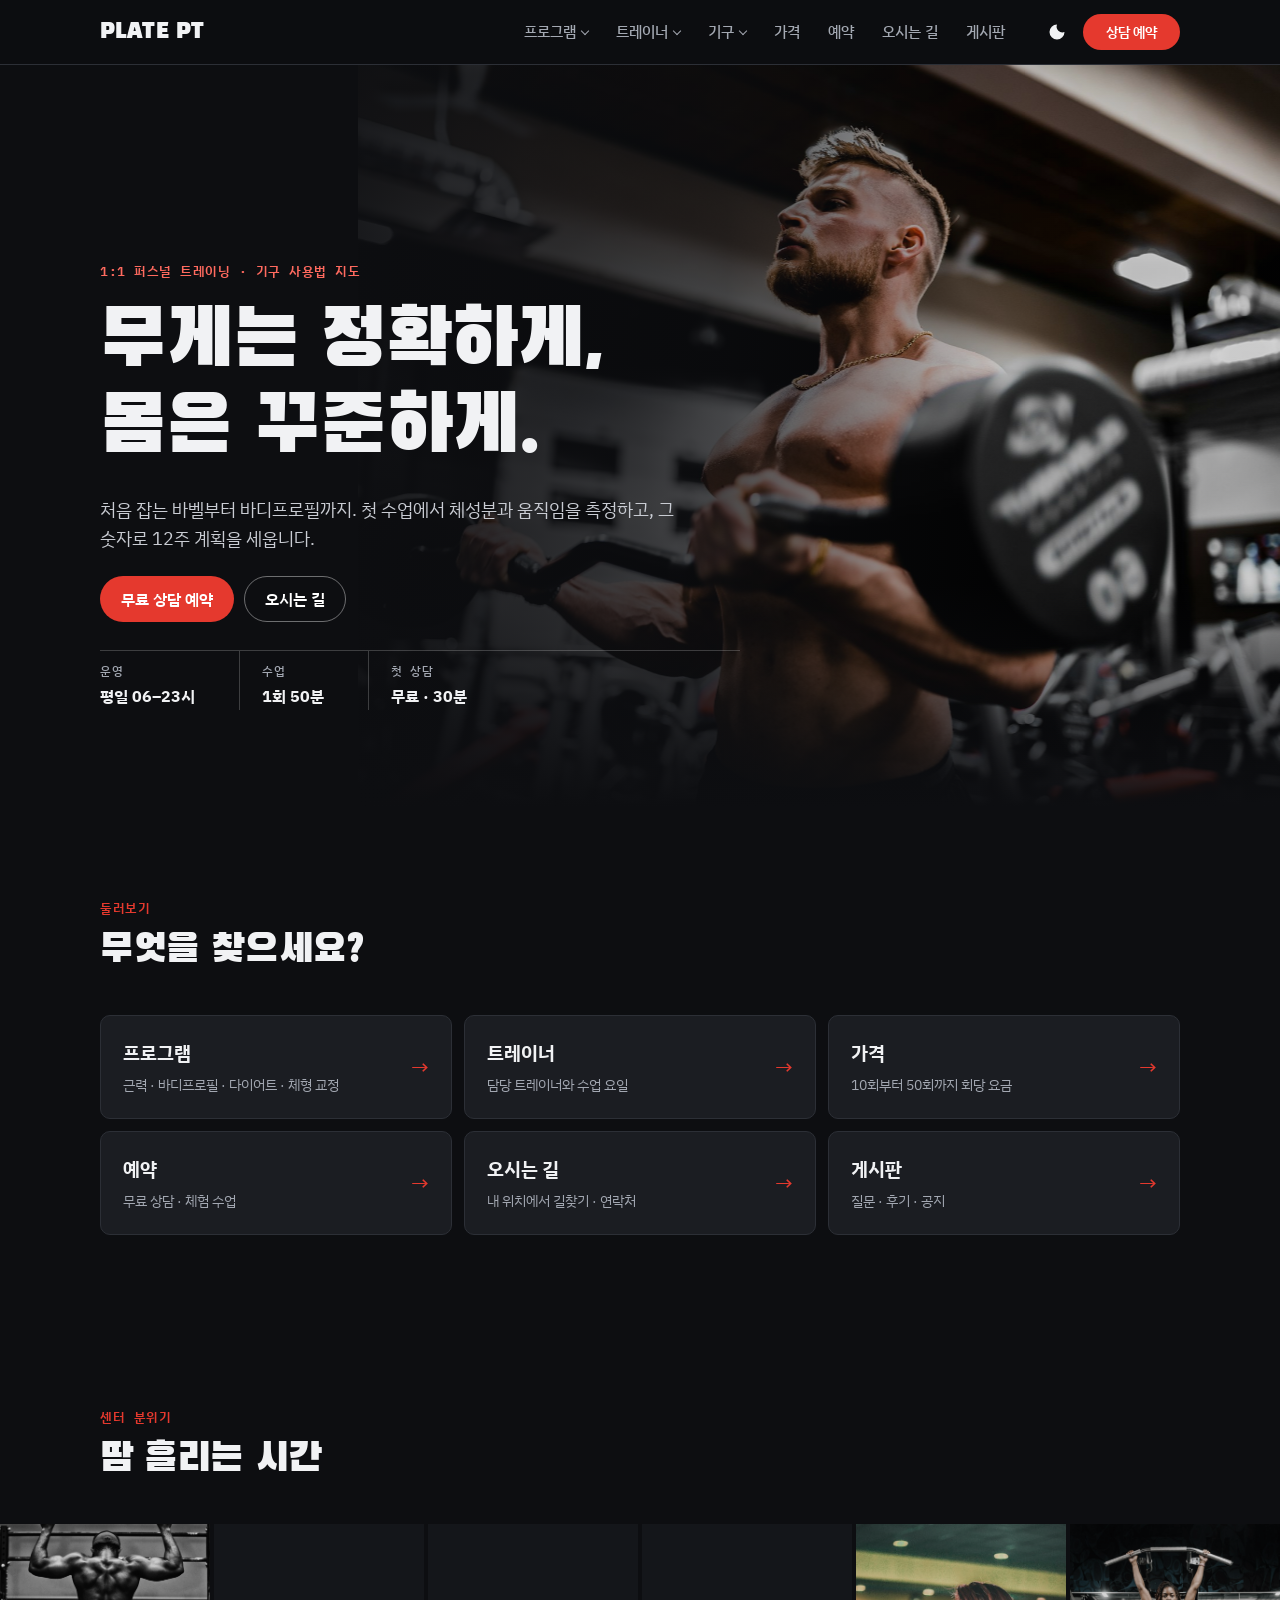
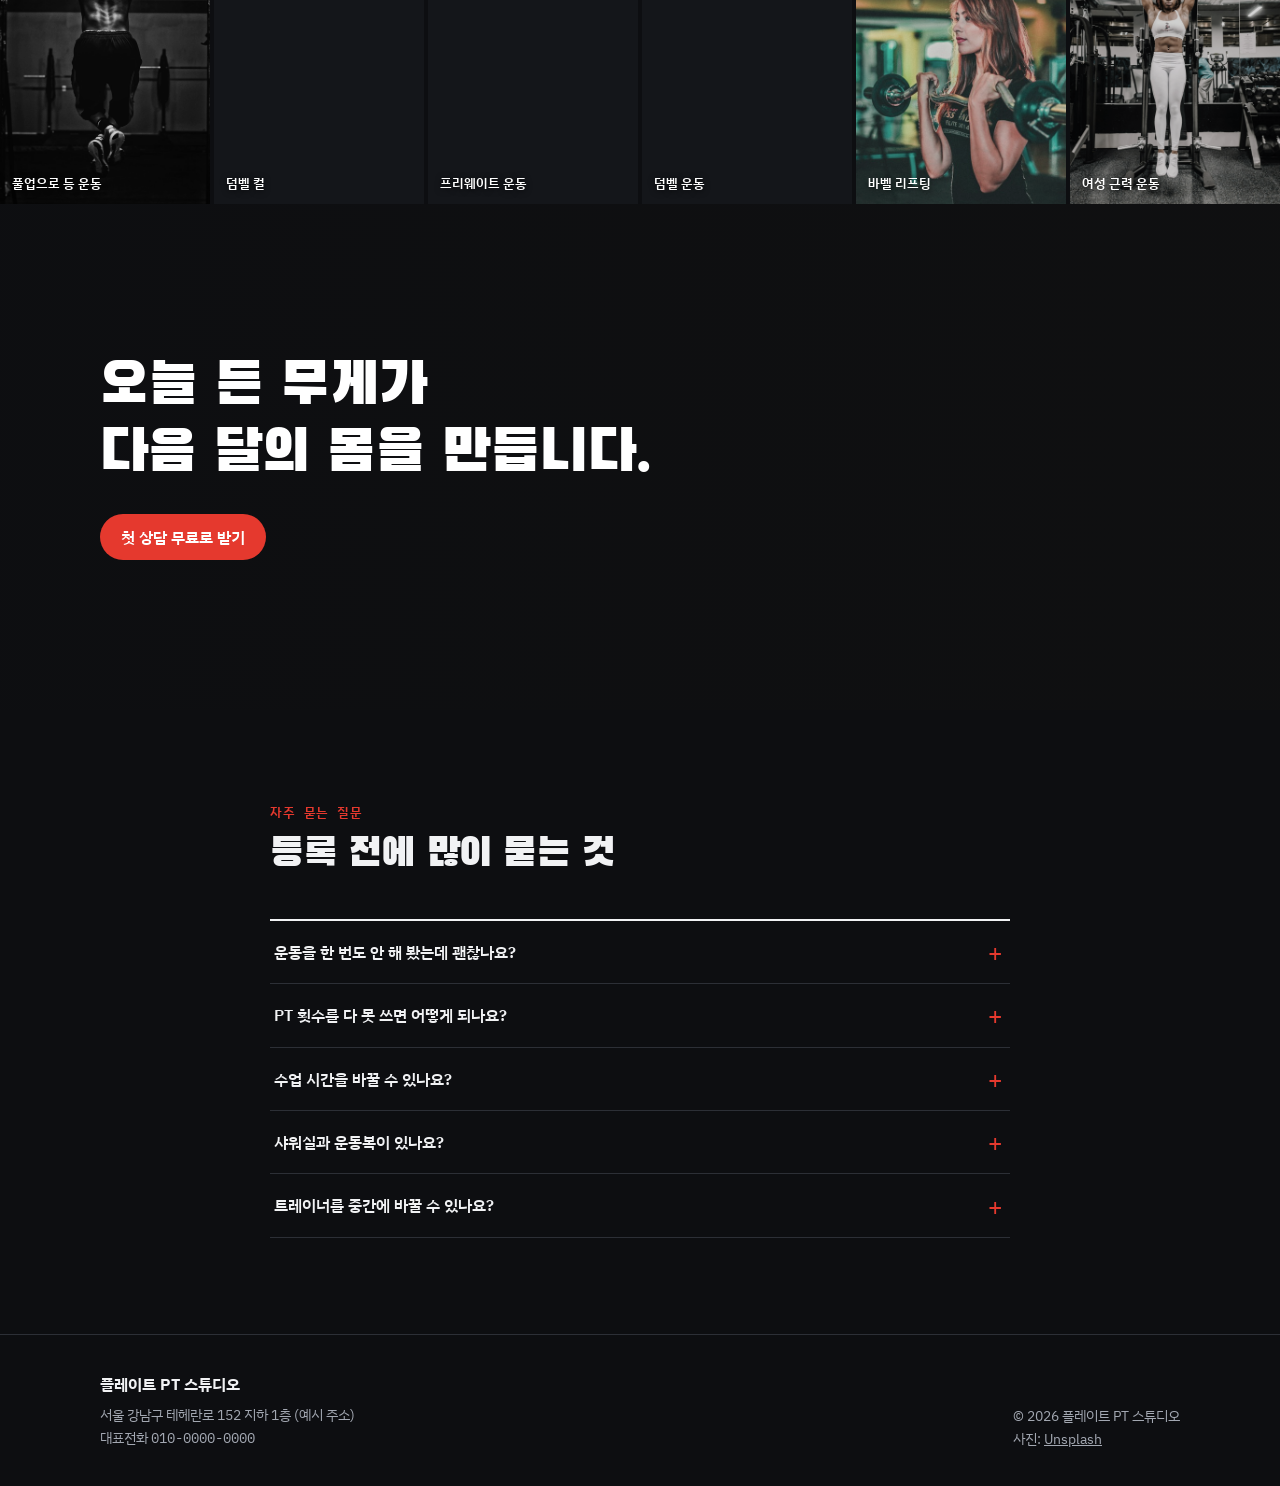
<file: index.html>
<!doctype html>
<html lang="ko">
<head>
  <meta charset="utf-8">
  <meta name="viewport" content="width=device-width, initial-scale=1, viewport-fit=cover">
  <title>10월 26일 중간고사 프로젝트</title>
  <meta name="description" content="1:1 퍼스널 트레이닝, 기구 사용법 지도, 체형 교정과 근력 프로그램. 상담 예약과 오시는 길 안내.">

  <!-- 파비콘 -->
  <link rel="icon" type="image/svg+xml" href="favicon.svg">
  <link rel="apple-touch-icon" href="favicon.svg">

  <!-- 글꼴 -->
  <link rel="preconnect" href="https://fonts.googleapis.com">
  <link rel="preconnect" href="https://fonts.gstatic.com" crossorigin>
  <link rel="stylesheet" href="https://fonts.googleapis.com/css2?family=Black+Han+Sans&family=IBM+Plex+Mono:wght@500;600&family=IBM+Plex+Sans+KR:wght@400;500;600;700&display=swap">

  <!-- 사이트 스타일 -->
  <link rel="stylesheet" href="css/style.css">
</head>
<body>
  <a class="skip" href="#main">본문으로 건너뛰기</a>

  <!-- ===== 머리글 ===== -->
  <header class="topbar" id="top">
    <div class="wrap topbar__in">
      <a class="logo" href="index.html" aria-label="처음 화면으로">
        
        <span class="logo__name" data-site="short">PLATE PT</span>
      </a>
      <nav class="nav" id="nav" aria-label="주 메뉴">
        <a href="programs.html">프로그램</a>
        <a href="trainers.html">트레이너</a>
        <a href="equipment.html">기구</a>
        <a href="pricing.html">가격</a>
        <a href="booking.html">예약</a>
        <a href="location.html">오시는 길</a>
        <a href="board.html">게시판</a>
      </nav>
      <div class="topbar__tools">
        <button class="icon-btn" id="themeBtn" type="button" aria-label="화면 밝기 바꾸기">
          <svg viewBox="0 0 24 24" width="20" height="20" aria-hidden="true"><path fill="currentColor" d="M12 3a9 9 0 1 0 9 9 7 7 0 0 1-9-9Z"/></svg>
        </button>
        <a class="btn btn--accent btn--sm hide-sm" href="booking.html" data-hover="24시간 상담" data-hover-photo="random">상담 예약</a>
        <button class="icon-btn menu-btn" id="menuBtn" type="button" aria-label="메뉴 열기" aria-expanded="false" aria-controls="nav">
          <svg viewBox="0 0 24 24" width="22" height="22" aria-hidden="true"><path fill="currentColor" d="M3 6h18v2H3zm0 5h18v2H3zm0 5h18v2H3z"/></svg>
        </button>
      </div>
    </div>
  </header>

  <main id="main">
    <!-- ===== 첫 화면 ===== -->
    <section class="hero" id="hero">
      <div class="hero__photo" id="heroPhoto" role="img" aria-label="체육관에서 바벨 컬을 하는 근육질 남성"></div>
      <div class="wrap hero__in">
        <div class="hero__copy">
          <p class="eyebrow">1:1 퍼스널 트레이닝 · 기구 사용법 지도</p>
          <h1 class="hero__title">무게는 정확하게,<br>몸은 꾸준하게.</h1>
          <p class="hero__lead">처음 잡는 바벨부터 바디프로필까지. 첫 수업에서 체성분과 움직임을 측정하고, 그 숫자로 12주 계획을 세웁니다.</p>
          <div class="hero__cta">
            <a class="btn btn--accent" href="booking.html" data-hover="24시간 상담" data-hover-photo="random">무료 상담 예약</a>
            <a class="btn btn--ghost" href="location.html">오시는 길</a>
          </div>
          <dl class="hero__facts">
            <div><dt>운영</dt><dd data-site="hoursShort">평일 06–23시</dd></div>
            <div><dt>수업</dt><dd>1회 50분</dd></div>
            <div><dt>첫 상담</dt><dd>무료 · 30분</dd></div>
          </dl>
        </div>

      </div>
    </section>

    <!-- ===== 바로가기 ===== -->
    <section class="section">
      <div class="wrap">
        <header class="section__head">
          <p class="eyebrow">둘러보기</p>
          <h2>무엇을 찾으세요?</h2>
        </header>
        <div class="quick" id="quickLinks">
          <a class="quick__card" href="programs.html"><strong>프로그램</strong><span class="muted small">근력 · 바디프로필 · 다이어트 · 체형 교정</span><span class="quick__go" aria-hidden="true">→</span></a>
          <a class="quick__card" href="trainers.html"><strong>트레이너</strong><span class="muted small">담당 트레이너와 수업 요일</span><span class="quick__go" aria-hidden="true">→</span></a>
          <a class="quick__card" href="pricing.html"><strong>가격</strong><span class="muted small">10회부터 50회까지 회당 요금</span><span class="quick__go" aria-hidden="true">→</span></a>
          <a class="quick__card" href="booking.html"><strong>예약</strong><span class="muted small">무료 상담 · 체험 수업</span><span class="quick__go" aria-hidden="true">→</span></a>
          <a class="quick__card" href="location.html"><strong>오시는 길</strong><span class="muted small">내 위치에서 길찾기 · 연락처</span><span class="quick__go" aria-hidden="true">→</span></a>
          <a class="quick__card" href="board.html"><strong>게시판</strong><span class="muted small">질문 · 후기 · 공지</span><span class="quick__go" aria-hidden="true">→</span></a>
        </div>
      </div>
    </section>

    <!-- ===== 센터 분위기 (사진) ===== -->
    <section class="gallery-sec" aria-labelledby="galleryTitle">
      <div class="wrap">
        <header class="section__head section__head--row">
          <div>
            <p class="eyebrow">센터 분위기</p>
            <h2 id="galleryTitle">땀 흘리는 시간</h2>
          </div>
        </header>
      </div>
      <div class="gallery" id="gallery"></div>
    </section>

    <!-- ===== 사진 띠 ===== -->
    <section class="band" id="band">
      <div class="band__photo" id="bandPhoto" aria-hidden="true"></div>
      <div class="wrap band__in">
        <p class="band__quote">오늘 든 무게가<br>다음 달의 몸을 만듭니다.</p>
        <a class="btn btn--accent" href="booking.html">첫 상담 무료로 받기</a>
      </div>
    </section>

    <!-- ===== 자주 묻는 질문 ===== -->
    <section class="section" id="faq">
      <div class="wrap wrap--narrow">
        <header class="section__head">
          <p class="eyebrow">자주 묻는 질문</p>
          <h2>등록 전에 많이 묻는 것</h2>
        </header>
        <div class="faq" id="faqList"></div>
      </div>
    </section>
  </main>

  <!-- ===== 바닥글 ===== -->
  <footer class="footer">
    <div class="wrap footer__in">
      <div>
        <strong data-site="name">플레이트 PT 스튜디오</strong>
        <p class="small muted"><span data-site="address"></span><br>대표전화 <span class="mono" data-site="phone"></span></p>
      </div>
      <p class="small muted">© <span id="year"></span> <span data-site="name"></span><br>사진: <a href="https://unsplash.com" target="_blank" rel="noopener">Unsplash</a></p>
    </div>
  </footer>

  <div class="toast" id="toast" role="status" aria-live="polite" hidden></div>

  <!-- 스크립트: 설정 → 공통 → 이 페이지 기능 -->
  <script src="js/config.js"></script>
  <script src="js/main.js"></script>
  <script src="js/mouse.js"></script>
</body>
</html>
</file>
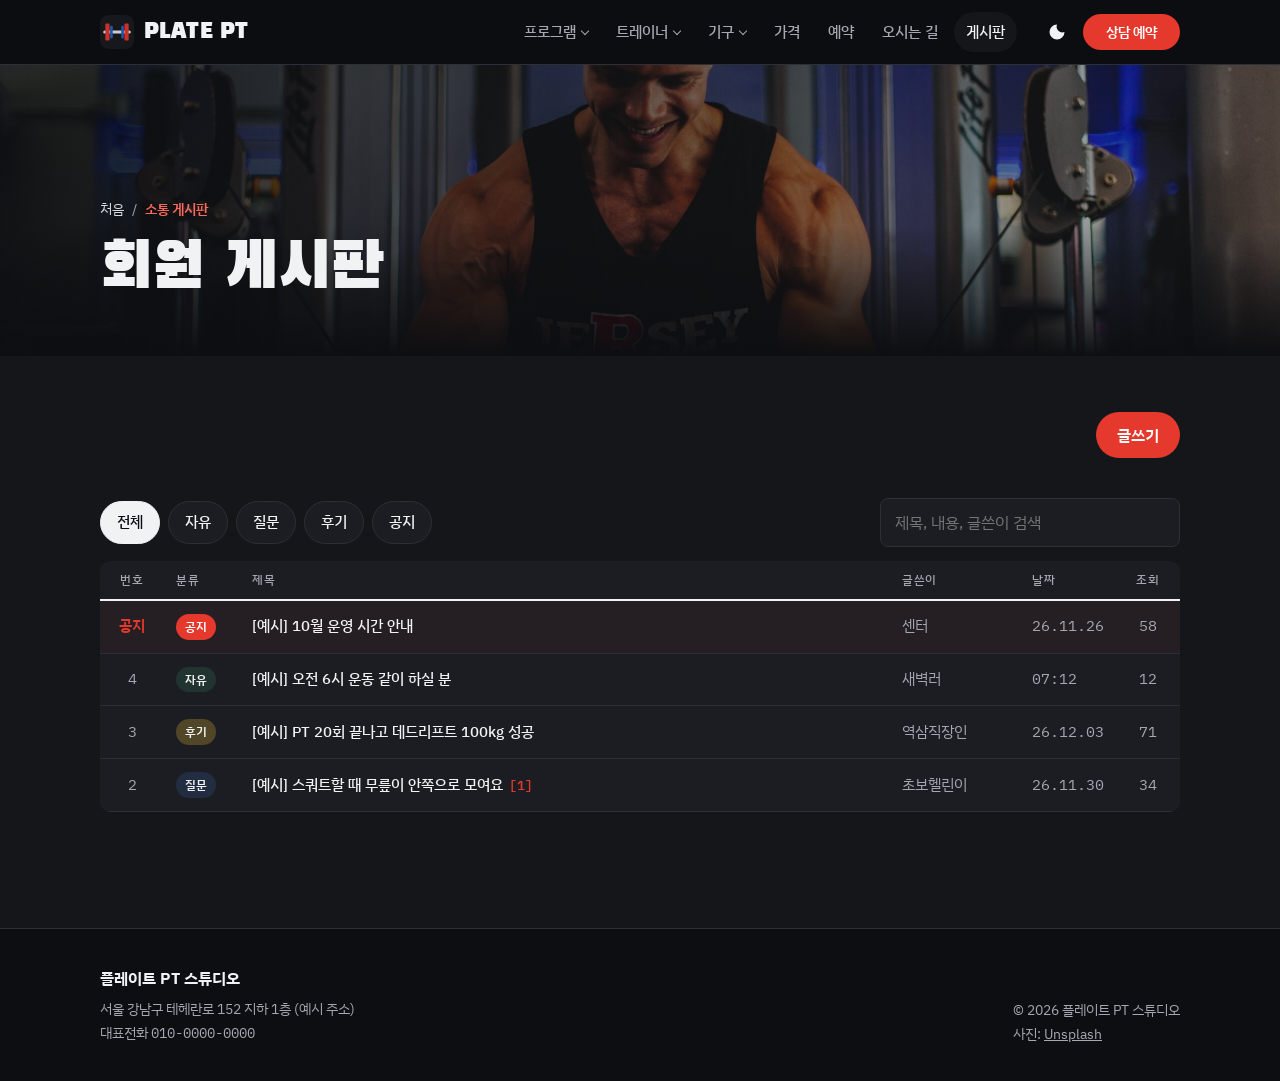
<file: board.html>
<!doctype html>
<html lang="ko">
<head>
  <meta charset="utf-8">
  <meta name="viewport" content="width=device-width, initial-scale=1, viewport-fit=cover">
  <title>게시판 | 플레이트 PT 스튜디오</title>
  <meta name="description" content="회원 소통 게시판.">

  <!-- 파비콘 -->
  <link rel="icon" type="image/svg+xml" href="favicon.svg">
  <link rel="apple-touch-icon" href="favicon.svg">

  <!-- 글꼴 -->
  <link rel="preconnect" href="https://fonts.googleapis.com">
  <link rel="preconnect" href="https://fonts.gstatic.com" crossorigin>
  <link rel="stylesheet" href="https://fonts.googleapis.com/css2?family=Black+Han+Sans&family=IBM+Plex+Mono:wght@500;600&family=IBM+Plex+Sans+KR:wght@400;500;600;700&display=swap">

  <!-- 사이트 스타일 -->
  <link rel="stylesheet" href="css/style.css">
</head>
<body>
  <a class="skip" href="#main">본문으로 건너뛰기</a>

  <!-- ===== 머리글 ===== -->
  <header class="topbar" id="top">
    <div class="wrap topbar__in">
      <a class="logo" href="index.html" aria-label="처음 화면으로">
        <img src="favicon.svg" alt="" width="34" height="34">
        <span class="logo__name" data-site="short">PLATE PT</span>
      </a>
      <nav class="nav" id="nav" aria-label="주 메뉴">
        <a href="programs.html">프로그램</a>
        <a href="trainers.html">트레이너</a>
        <a href="equipment.html">기구</a>
        <a href="pricing.html">가격</a>
        <a href="booking.html">예약</a>
        <a href="location.html">오시는 길</a>
        <a href="board.html">게시판</a>
      </nav>
      <div class="topbar__tools">
        <button class="icon-btn" id="themeBtn" type="button" aria-label="화면 밝기 바꾸기">
          <svg viewBox="0 0 24 24" width="20" height="20" aria-hidden="true"><path fill="currentColor" d="M12 3a9 9 0 1 0 9 9 7 7 0 0 1-9-9Z"/></svg>
        </button>
        <a class="btn btn--accent btn--sm hide-sm" href="booking.html" data-hover="24시간 상담" data-hover-photo="random">상담 예약</a>
        <button class="icon-btn menu-btn" id="menuBtn" type="button" aria-label="메뉴 열기" aria-expanded="false" aria-controls="nav">
          <svg viewBox="0 0 24 24" width="22" height="22" aria-hidden="true"><path fill="currentColor" d="M3 6h18v2H3zm0 5h18v2H3zm0 5h18v2H3z"/></svg>
        </button>
      </div>
    </div>
  </header>

  <main id="main">
    <section class="page-hero" data-photo="board">
      <div class="page-hero__photo" aria-hidden="true"></div>
      <div class="wrap page-hero__in">
        <nav class="crumbs" aria-label="현재 위치"><a href="index.html">처음</a><span aria-hidden="true">/</span><span>소통 게시판</span></nav>
        <h1 class="page-hero__title">회원 게시판</h1>
      </div>
    </section>

    <!-- ===== 게시판 ===== -->
    <section class="section section--alt" id="board">
      <div class="wrap">
        <header class="section__head section__head--row">
          <div>
          </div>
          <button class="btn btn--accent" type="button" id="writeBtn">글쓰기</button>
        </header>

        <div class="board-tools">
          <div class="chips" id="boardCats" role="tablist" aria-label="게시판 분류"></div>
          <label class="search">
            <span class="sr-only">게시글 검색</span>
            <input id="boardSearch" type="search" placeholder="제목, 내용, 글쓴이 검색">
          </label>
        </div>

        <div class="table-scroll">
          <table class="board-table">
            <thead>
              <tr><th scope="col" class="c-no">번호</th><th scope="col" class="c-cat">분류</th><th scope="col">제목</th><th scope="col" class="c-author">글쓴이</th><th scope="col" class="c-date">날짜</th><th scope="col" class="c-views">조회</th></tr>
            </thead>
            <tbody id="boardBody"></tbody>
          </table>
        </div>
        <nav class="pager" id="boardPager" aria-label="게시판 페이지"></nav>
      </div>
    </section>

  </main>

  <!-- ===== 바닥글 ===== -->
  <footer class="footer">
    <div class="wrap footer__in">
      <div>
        <strong data-site="name">플레이트 PT 스튜디오</strong>
        <p class="small muted"><span data-site="address"></span><br>대표전화 <span class="mono" data-site="phone"></span></p>
      </div>
      <p class="small muted">© <span id="year"></span> <span data-site="name"></span><br>사진: <a href="https://unsplash.com" target="_blank" rel="noopener">Unsplash</a></p>
    </div>
  </footer>

  <!-- 게시판: 글쓰기 창 -->
  <dialog class="modal" id="writeModal" aria-labelledby="writeTitle">
    <form class="form" id="writeForm" method="dialog" novalidate>
      <header class="modal__head">
        <h3 id="writeTitle">글쓰기</h3>
        <button class="icon-btn" type="button" data-close aria-label="닫기">✕</button>
      </header>
      <div class="form__row">
        <label class="field">
          <span>분류</span>
          <select id="wCat" required></select>
        </label>
        <label class="field">
          <span>글쓴이</span>
          <input id="wAuthor" type="text" maxlength="12" required placeholder="닉네임">
        </label>
      </div>
      <label class="field">
        <span>제목</span>
        <input id="wTitle" type="text" maxlength="60" required>
      </label>
      <label class="field">
        <span>내용</span>
        <textarea id="wBody" rows="7" maxlength="2000" required></textarea>
      </label>
      <label class="field">
        <span>비밀번호 <small class="muted">(글 지울 때 필요, 4자 이상)</small></span>
        <input id="wPw" type="password" minlength="4" maxlength="20" required autocomplete="new-password">
      </label>
      <p class="form__error" id="wError" role="alert"></p>
      <div class="modal__foot">
        <button class="btn btn--ghost" type="button" data-close>취소</button>
        <button class="btn btn--accent" type="submit">등록</button>
      </div>
    </form>
  </dialog>

  <!-- 게시판: 글 보기 창 -->
  <dialog class="modal modal--wide" id="viewModal" aria-labelledby="viewTitle">
    <article class="post">
      <header class="modal__head">
        <div>
          <span class="badge" id="vCat"></span>
          <h3 id="viewTitle"></h3>
          <p class="small muted" id="vMeta"></p>
        </div>
        <button class="icon-btn" type="button" data-close aria-label="닫기">✕</button>
      </header>
      <div class="post__body" id="vBody"></div>

      <div class="post__del">
        <button class="link-btn" type="button" id="delOpen">글 지우기</button>
        <form class="del-form" id="delForm" hidden>
          <label class="sr-only" for="delPw">비밀번호</label>
          <input id="delPw" type="password" placeholder="글 비밀번호" autocomplete="current-password">
          <button class="btn btn--danger btn--sm" type="submit">지우기</button>
          <span class="form__error" id="delError" role="alert"></span>
        </form>
      </div>

      <section class="comments">
        <h4>댓글 <span id="vCount" class="mono"></span></h4>
        <ul class="comments__list" id="vComments"></ul>
        <form class="comment-form" id="commentForm" novalidate>
          <label class="sr-only" for="cAuthor">닉네임</label>
          <input id="cAuthor" type="text" maxlength="12" placeholder="닉네임" required>
          <label class="sr-only" for="cBody">댓글</label>
          <input id="cBody" type="text" maxlength="300" placeholder="댓글을 입력하세요" required>
          <button class="btn btn--accent btn--sm" type="submit">등록</button>
        </form>
      </section>
    </article>
  </dialog>

  <div class="toast" id="toast" role="status" aria-live="polite" hidden></div>

  <!-- 스크립트: 설정 → 공통 → 이 페이지 기능 -->
  <script src="js/config.js"></script>
  <script src="js/main.js"></script>
  <script src="js/mouse.js"></script>
  <script src="js/board.js"></script>
</body>
</html>
</file>
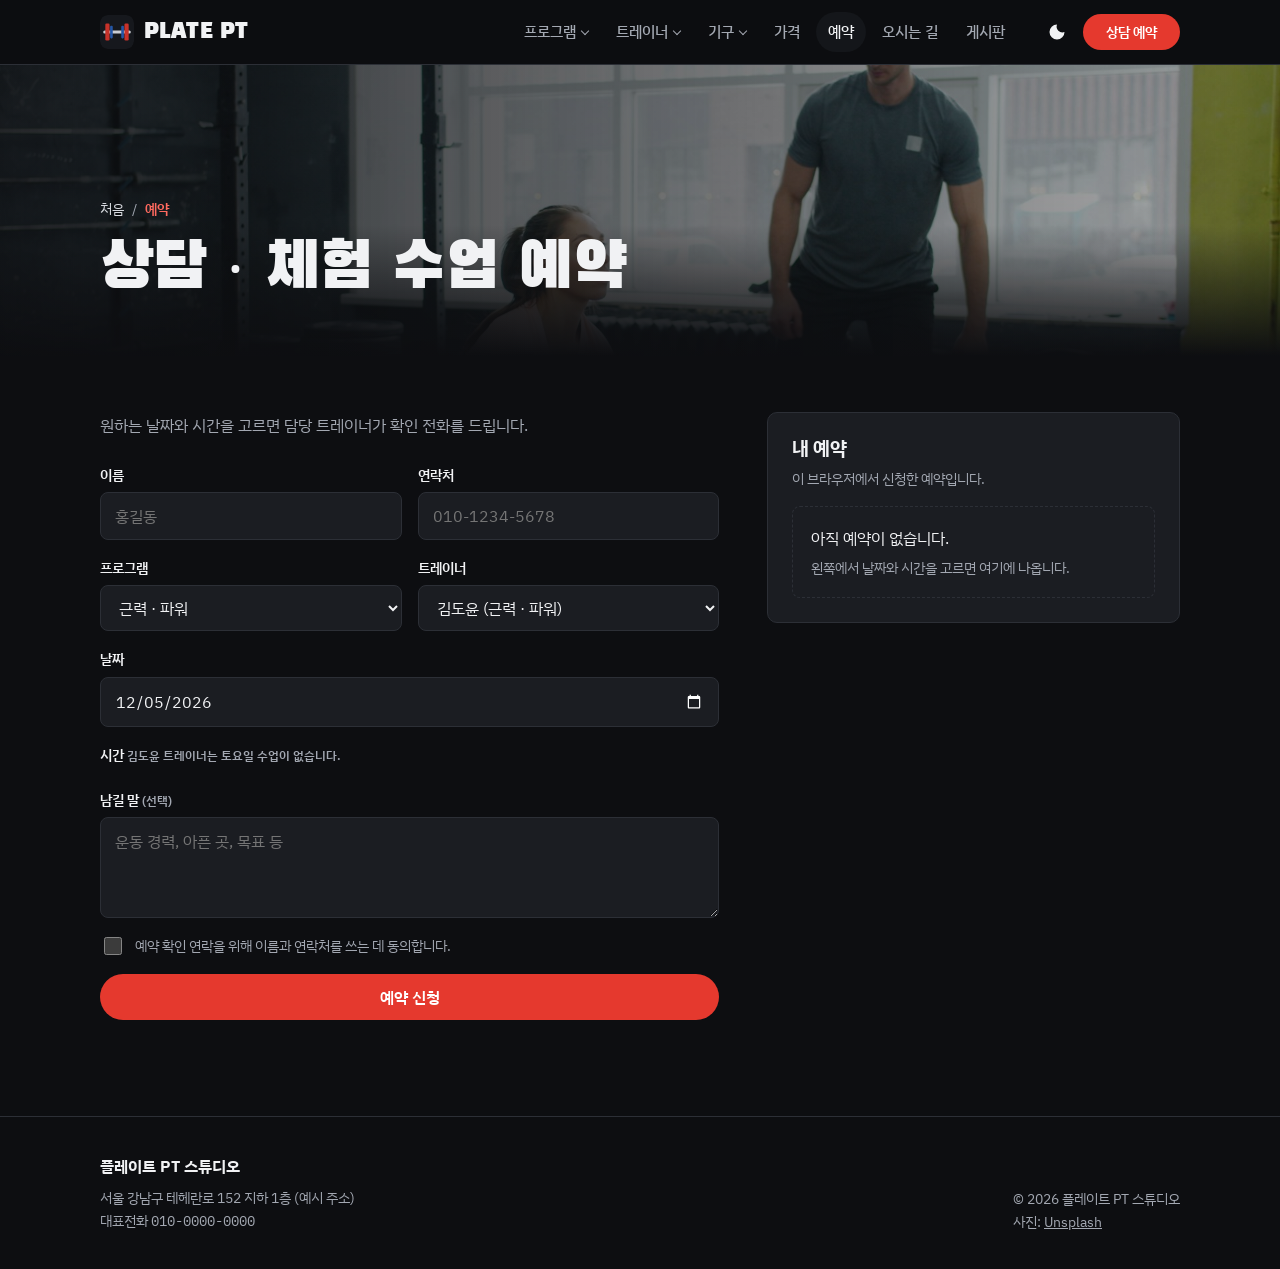
<file: booking.html>
<!doctype html>
<html lang="ko">
<head>
  <meta charset="utf-8">
  <meta name="viewport" content="width=device-width, initial-scale=1, viewport-fit=cover">
  <title>예약 | 플레이트 PT 스튜디오</title>
  <meta name="description" content="상담과 체험 수업 예약.">

  <!-- 파비콘 -->
  <link rel="icon" type="image/svg+xml" href="favicon.svg">
  <link rel="apple-touch-icon" href="favicon.svg">

  <!-- 글꼴 -->
  <link rel="preconnect" href="https://fonts.googleapis.com">
  <link rel="preconnect" href="https://fonts.gstatic.com" crossorigin>
  <link rel="stylesheet" href="https://fonts.googleapis.com/css2?family=Black+Han+Sans&family=IBM+Plex+Mono:wght@500;600&family=IBM+Plex+Sans+KR:wght@400;500;600;700&display=swap">

  <!-- 사이트 스타일 -->
  <link rel="stylesheet" href="css/style.css">
</head>
<body>
  <a class="skip" href="#main">본문으로 건너뛰기</a>

  <!-- ===== 머리글 ===== -->
  <header class="topbar" id="top">
    <div class="wrap topbar__in">
      <a class="logo" href="index.html" aria-label="처음 화면으로">
        <img src="favicon.svg" alt="" width="34" height="34">
        <span class="logo__name" data-site="short">PLATE PT</span>
      </a>
      <nav class="nav" id="nav" aria-label="주 메뉴">
        <a href="programs.html">프로그램</a>
        <a href="trainers.html">트레이너</a>
        <a href="equipment.html">기구</a>
        <a href="pricing.html">가격</a>
        <a href="booking.html">예약</a>
        <a href="location.html">오시는 길</a>
        <a href="board.html">게시판</a>
      </nav>
      <div class="topbar__tools">
        <button class="icon-btn" id="themeBtn" type="button" aria-label="화면 밝기 바꾸기">
          <svg viewBox="0 0 24 24" width="20" height="20" aria-hidden="true"><path fill="currentColor" d="M12 3a9 9 0 1 0 9 9 7 7 0 0 1-9-9Z"/></svg>
        </button>
        <a class="btn btn--accent btn--sm hide-sm" href="booking.html" data-hover="24시간 상담" data-hover-photo="random">상담 예약</a>
        <button class="icon-btn menu-btn" id="menuBtn" type="button" aria-label="메뉴 열기" aria-expanded="false" aria-controls="nav">
          <svg viewBox="0 0 24 24" width="22" height="22" aria-hidden="true"><path fill="currentColor" d="M3 6h18v2H3zm0 5h18v2H3zm0 5h18v2H3z"/></svg>
        </button>
      </div>
    </div>
  </header>

  <main id="main">
    <section class="page-hero" data-photo="booking">
      <div class="page-hero__photo" aria-hidden="true"></div>
      <div class="wrap page-hero__in">
        <nav class="crumbs" aria-label="현재 위치"><a href="index.html">처음</a><span aria-hidden="true">/</span><span>예약</span></nav>
        <h1 class="page-hero__title">상담 · 체험 수업 예약</h1>
      </div>
    </section>

    <!-- ===== 예약 ===== -->
    <section class="section" id="booking">
      <div class="wrap booking">
        <div class="booking__form-col">
          <header class="section__head">
            <p class="section__lead">원하는 날짜와 시간을 고르면 담당 트레이너가 확인 전화를 드립니다.</p>
          </header>

          <form class="form" id="bookingForm" novalidate>
            <div class="form__row">
              <label class="field">
                <span>이름</span>
                <input id="bkName" name="name" type="text" autocomplete="name" required maxlength="20" placeholder="홍길동">
              </label>
              <label class="field">
                <span>연락처</span>
                <input id="bkPhone" name="phone" type="tel" autocomplete="tel" required placeholder="010-1234-5678" inputmode="tel">
              </label>
            </div>
            <div class="form__row">
              <label class="field">
                <span>프로그램</span>
                <select id="bkProgram" name="program" required></select>
              </label>
              <label class="field">
                <span>트레이너</span>
                <select id="bkTrainer" name="trainer" required></select>
              </label>
            </div>
            <label class="field">
              <span>날짜</span>
              <input id="bkDate" name="date" type="date" required>
            </label>
            <fieldset class="field">
              <legend>시간 <small class="muted" id="slotHint"></small></legend>
              <div class="slots" id="slotList"></div>
            </fieldset>
            <label class="field">
              <span>남길 말 <small class="muted">(선택)</small></span>
              <textarea id="bkMemo" name="memo" rows="3" maxlength="300" placeholder="운동 경력, 아픈 곳, 목표 등"></textarea>
            </label>
            <label class="check">
              <input id="bkAgree" type="checkbox" required>
              <span>예약 확인 연락을 위해 이름과 연락처를 쓰는 데 동의합니다.</span>
            </label>
            <p class="form__error" id="bkError" role="alert"></p>
            <button class="btn btn--accent btn--block" type="submit">예약 신청</button>
          </form>
        </div>

        <aside class="booking__mine">
          <h3>내 예약</h3>
          <p class="muted small">이 브라우저에서 신청한 예약입니다.</p>
          <ul class="my-bookings" id="myBookings"></ul>
        </aside>
      </div>
    </section>

  </main>

  <!-- ===== 바닥글 ===== -->
  <footer class="footer">
    <div class="wrap footer__in">
      <div>
        <strong data-site="name">플레이트 PT 스튜디오</strong>
        <p class="small muted"><span data-site="address"></span><br>대표전화 <span class="mono" data-site="phone"></span></p>
      </div>
      <p class="small muted">© <span id="year"></span> <span data-site="name"></span><br>사진: <a href="https://unsplash.com" target="_blank" rel="noopener">Unsplash</a></p>
    </div>
  </footer>

  <div class="toast" id="toast" role="status" aria-live="polite" hidden></div>

  <!-- 스크립트: 설정 → 공통 → 이 페이지 기능 -->
  <script src="js/config.js"></script>
  <script src="js/main.js"></script>
  <script src="js/mouse.js"></script>
</body>
</html>
</file>
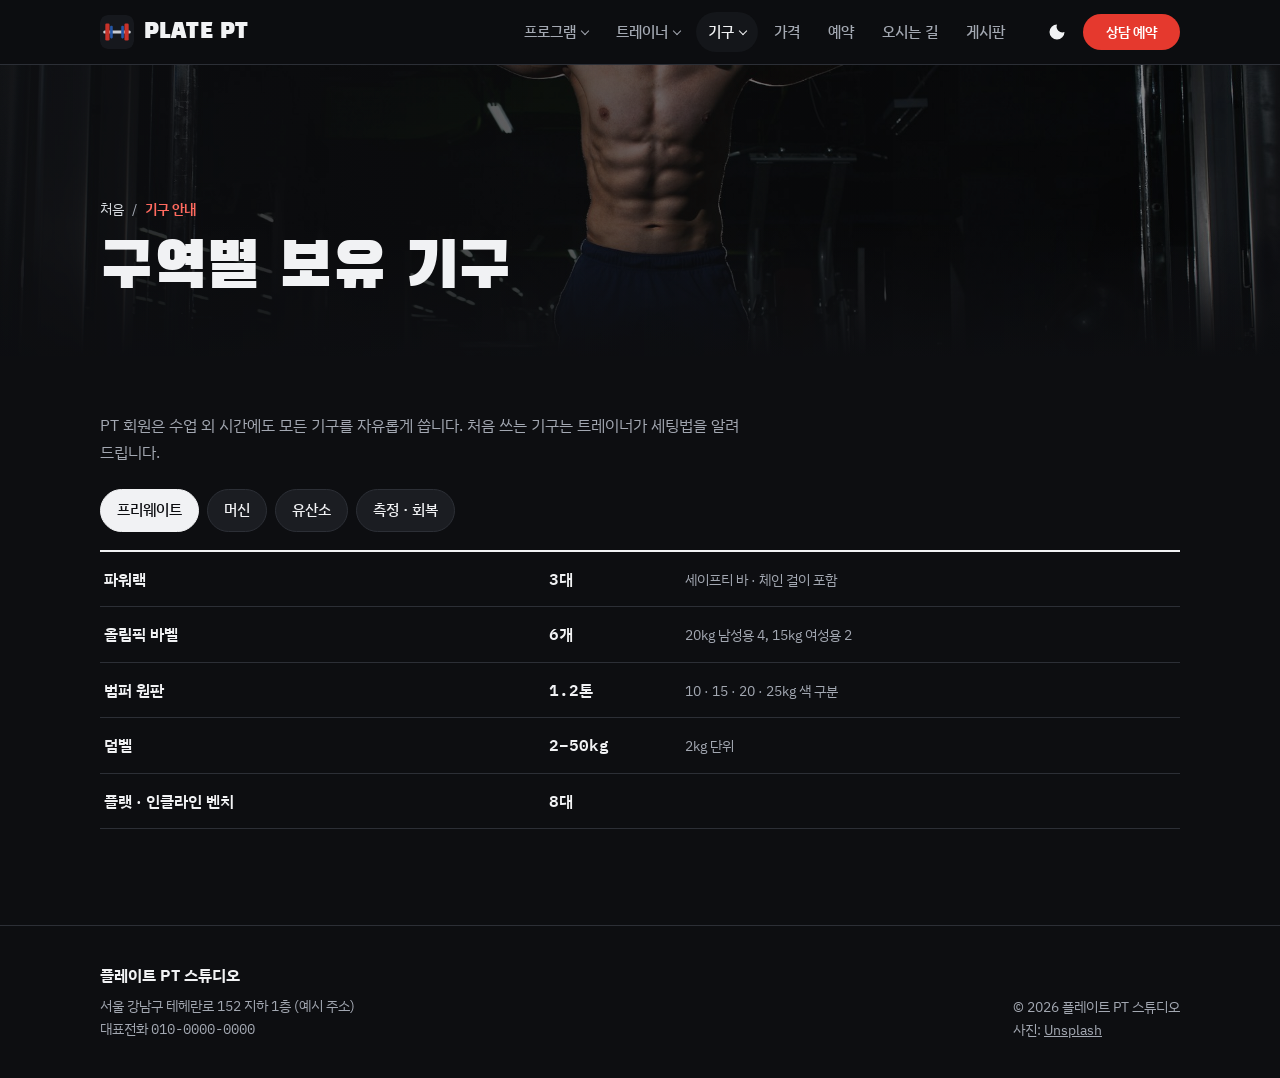
<file: equipment.html>
<!doctype html>
<html lang="ko">
<head>
  <meta charset="utf-8">
  <meta name="viewport" content="width=device-width, initial-scale=1, viewport-fit=cover">
  <title>기구 안내 | 플레이트 PT 스튜디오</title>
  <meta name="description" content="구역별 보유 기구 목록.">

  <!-- 파비콘 -->
  <link rel="icon" type="image/svg+xml" href="favicon.svg">
  <link rel="apple-touch-icon" href="favicon.svg">

  <!-- 글꼴 -->
  <link rel="preconnect" href="https://fonts.googleapis.com">
  <link rel="preconnect" href="https://fonts.gstatic.com" crossorigin>
  <link rel="stylesheet" href="https://fonts.googleapis.com/css2?family=Black+Han+Sans&family=IBM+Plex+Mono:wght@500;600&family=IBM+Plex+Sans+KR:wght@400;500;600;700&display=swap">

  <!-- 사이트 스타일 -->
  <link rel="stylesheet" href="css/style.css">
</head>
<body>
  <a class="skip" href="#main">본문으로 건너뛰기</a>

  <!-- ===== 머리글 ===== -->
  <header class="topbar" id="top">
    <div class="wrap topbar__in">
      <a class="logo" href="index.html" aria-label="처음 화면으로">
        <img src="favicon.svg" alt="" width="34" height="34">
        <span class="logo__name" data-site="short">PLATE PT</span>
      </a>
      <nav class="nav" id="nav" aria-label="주 메뉴">
        <a href="programs.html">프로그램</a>
        <a href="trainers.html">트레이너</a>
        <a href="equipment.html">기구</a>
        <a href="pricing.html">가격</a>
        <a href="booking.html">예약</a>
        <a href="location.html">오시는 길</a>
        <a href="board.html">게시판</a>
      </nav>
      <div class="topbar__tools">
        <button class="icon-btn" id="themeBtn" type="button" aria-label="화면 밝기 바꾸기">
          <svg viewBox="0 0 24 24" width="20" height="20" aria-hidden="true"><path fill="currentColor" d="M12 3a9 9 0 1 0 9 9 7 7 0 0 1-9-9Z"/></svg>
        </button>
        <a class="btn btn--accent btn--sm hide-sm" href="booking.html" data-hover="24시간 상담" data-hover-photo="random">상담 예약</a>
        <button class="icon-btn menu-btn" id="menuBtn" type="button" aria-label="메뉴 열기" aria-expanded="false" aria-controls="nav">
          <svg viewBox="0 0 24 24" width="22" height="22" aria-hidden="true"><path fill="currentColor" d="M3 6h18v2H3zm0 5h18v2H3zm0 5h18v2H3z"/></svg>
        </button>
      </div>
    </div>
  </header>

  <main id="main">
    <section class="page-hero" data-photo="equipment">
      <div class="page-hero__photo" aria-hidden="true"></div>
      <div class="wrap page-hero__in">
        <nav class="crumbs" aria-label="현재 위치"><a href="index.html">처음</a><span aria-hidden="true">/</span><span>기구 안내</span></nav>
        <h1 class="page-hero__title">구역별 보유 기구</h1>
      </div>
    </section>

    <!-- ===== 기구 ===== -->
    <section class="section" id="equipment">
      <div class="wrap">
        <header class="section__head">
          <p class="section__lead">PT 회원은 수업 외 시간에도 모든 기구를 자유롭게 씁니다. 처음 쓰는 기구는 트레이너가 세팅법을 알려 드립니다.</p>
        </header>
        <div class="zone-tabs" role="tablist" id="zoneTabs"></div>
        <div class="equip" id="equipList" role="tabpanel"></div>
      </div>
    </section>

  </main>

  <!-- ===== 바닥글 ===== -->
  <footer class="footer">
    <div class="wrap footer__in">
      <div>
        <strong data-site="name">플레이트 PT 스튜디오</strong>
        <p class="small muted"><span data-site="address"></span><br>대표전화 <span class="mono" data-site="phone"></span></p>
      </div>
      <p class="small muted">© <span id="year"></span> <span data-site="name"></span><br>사진: <a href="https://unsplash.com" target="_blank" rel="noopener">Unsplash</a></p>
    </div>
  </footer>

  <div class="toast" id="toast" role="status" aria-live="polite" hidden></div>

  <!-- 스크립트: 설정 → 공통 → 이 페이지 기능 -->
  <script src="js/config.js"></script>
  <script src="js/main.js"></script>
  <script src="js/mouse.js"></script>
</body>
</html>
</file>
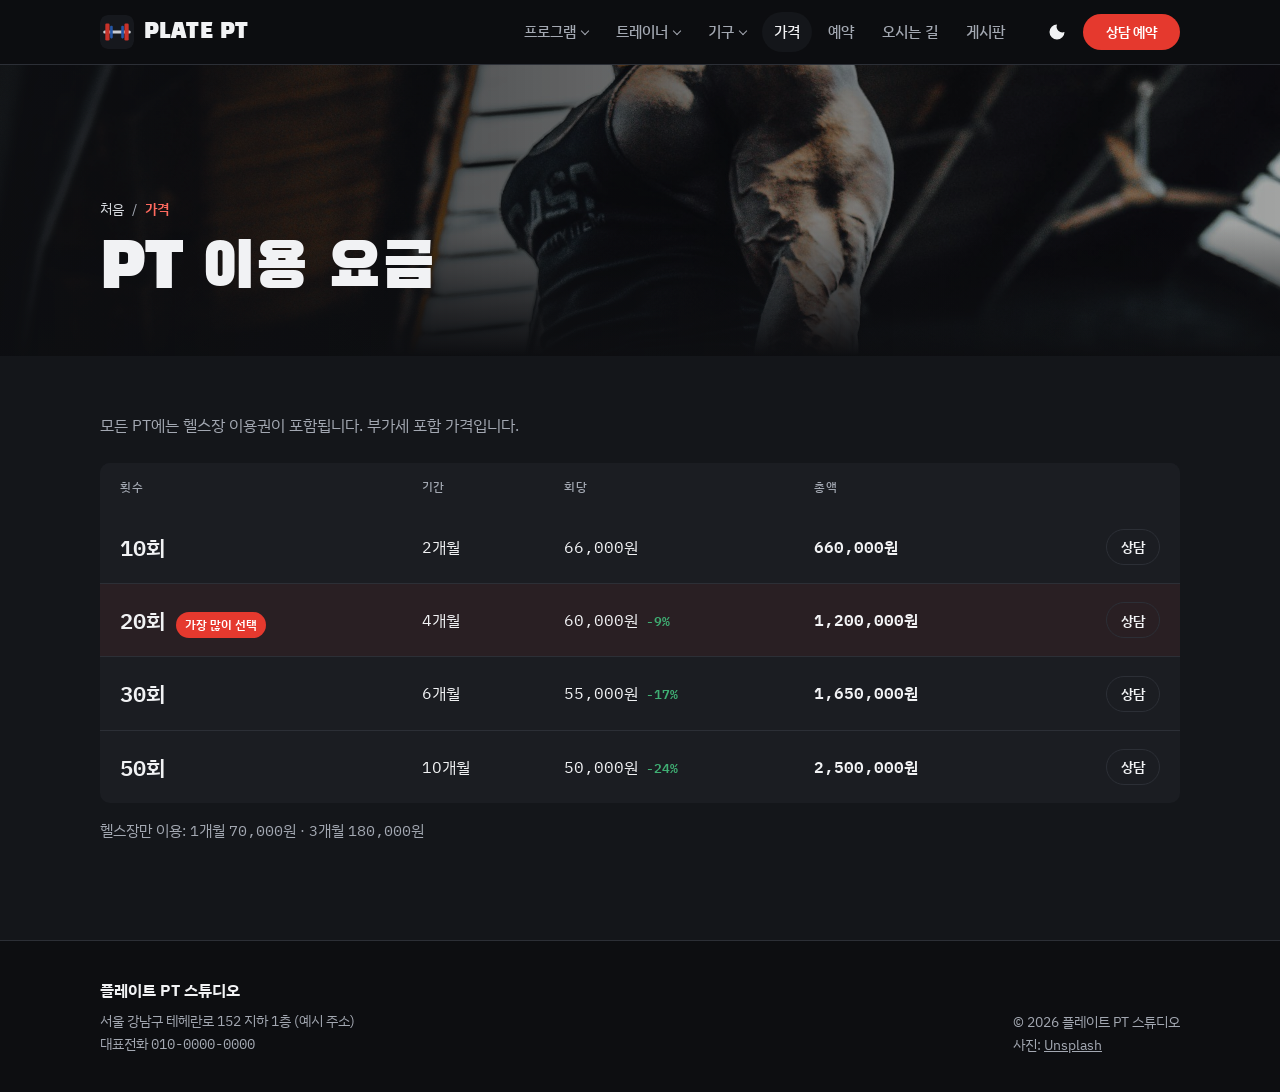
<file: pricing.html>
<!doctype html>
<html lang="ko">
<head>
  <meta charset="utf-8">
  <meta name="viewport" content="width=device-width, initial-scale=1, viewport-fit=cover">
  <title>가격 | 플레이트 PT 스튜디오</title>
  <meta name="description" content="PT 횟수별 이용 요금.">

  <!-- 파비콘 -->
  <link rel="icon" type="image/svg+xml" href="favicon.svg">
  <link rel="apple-touch-icon" href="favicon.svg">

  <!-- 글꼴 -->
  <link rel="preconnect" href="https://fonts.googleapis.com">
  <link rel="preconnect" href="https://fonts.gstatic.com" crossorigin>
  <link rel="stylesheet" href="https://fonts.googleapis.com/css2?family=Black+Han+Sans&family=IBM+Plex+Mono:wght@500;600&family=IBM+Plex+Sans+KR:wght@400;500;600;700&display=swap">

  <!-- 사이트 스타일 -->
  <link rel="stylesheet" href="css/style.css">
</head>
<body>
  <a class="skip" href="#main">본문으로 건너뛰기</a>

  <!-- ===== 머리글 ===== -->
  <header class="topbar" id="top">
    <div class="wrap topbar__in">
      <a class="logo" href="index.html" aria-label="처음 화면으로">
        <img src="favicon.svg" alt="" width="34" height="34">
        <span class="logo__name" data-site="short">PLATE PT</span>
      </a>
      <nav class="nav" id="nav" aria-label="주 메뉴">
        <a href="programs.html">프로그램</a>
        <a href="trainers.html">트레이너</a>
        <a href="equipment.html">기구</a>
        <a href="pricing.html">가격</a>
        <a href="booking.html">예약</a>
        <a href="location.html">오시는 길</a>
        <a href="board.html">게시판</a>
      </nav>
      <div class="topbar__tools">
        <button class="icon-btn" id="themeBtn" type="button" aria-label="화면 밝기 바꾸기">
          <svg viewBox="0 0 24 24" width="20" height="20" aria-hidden="true"><path fill="currentColor" d="M12 3a9 9 0 1 0 9 9 7 7 0 0 1-9-9Z"/></svg>
        </button>
        <a class="btn btn--accent btn--sm hide-sm" href="booking.html" data-hover="24시간 상담" data-hover-photo="random">상담 예약</a>
        <button class="icon-btn menu-btn" id="menuBtn" type="button" aria-label="메뉴 열기" aria-expanded="false" aria-controls="nav">
          <svg viewBox="0 0 24 24" width="22" height="22" aria-hidden="true"><path fill="currentColor" d="M3 6h18v2H3zm0 5h18v2H3zm0 5h18v2H3z"/></svg>
        </button>
      </div>
    </div>
  </header>

  <main id="main">
    <section class="page-hero" data-photo="pricing">
      <div class="page-hero__photo" aria-hidden="true"></div>
      <div class="wrap page-hero__in">
        <nav class="crumbs" aria-label="현재 위치"><a href="index.html">처음</a><span aria-hidden="true">/</span><span>가격</span></nav>
        <h1 class="page-hero__title">PT 이용 요금</h1>
      </div>
    </section>

    <!-- ===== 가격 ===== -->
    <section class="section section--alt" id="pricing">
      <div class="wrap">
        <header class="section__head">
          <p class="section__lead">모든 PT에는 헬스장 이용권이 포함됩니다. 부가세 포함 가격입니다.</p>
        </header>
        <div class="table-scroll">
          <table class="price-table" id="priceTable">
            <thead>
              <tr><th scope="col">횟수</th><th scope="col">기간</th><th scope="col">회당</th><th scope="col">총액</th><th scope="col"></th></tr>
            </thead>
            <tbody></tbody>
          </table>
        </div>
        <p class="note">헬스장만 이용: 1개월 <span class="mono" data-site="gymMonthly">70,000원</span> · 3개월 <span class="mono" data-site="gym3Month">180,000원</span></p>
      </div>
    </section>

  </main>

  <!-- ===== 바닥글 ===== -->
  <footer class="footer">
    <div class="wrap footer__in">
      <div>
        <strong data-site="name">플레이트 PT 스튜디오</strong>
        <p class="small muted"><span data-site="address"></span><br>대표전화 <span class="mono" data-site="phone"></span></p>
      </div>
      <p class="small muted">© <span id="year"></span> <span data-site="name"></span><br>사진: <a href="https://unsplash.com" target="_blank" rel="noopener">Unsplash</a></p>
    </div>
  </footer>

  <div class="toast" id="toast" role="status" aria-live="polite" hidden></div>

  <!-- 스크립트: 설정 → 공통 → 이 페이지 기능 -->
  <script src="js/config.js"></script>
  <script src="js/main.js"></script>
  <script src="js/mouse.js"></script>
</body>
</html>
</file>
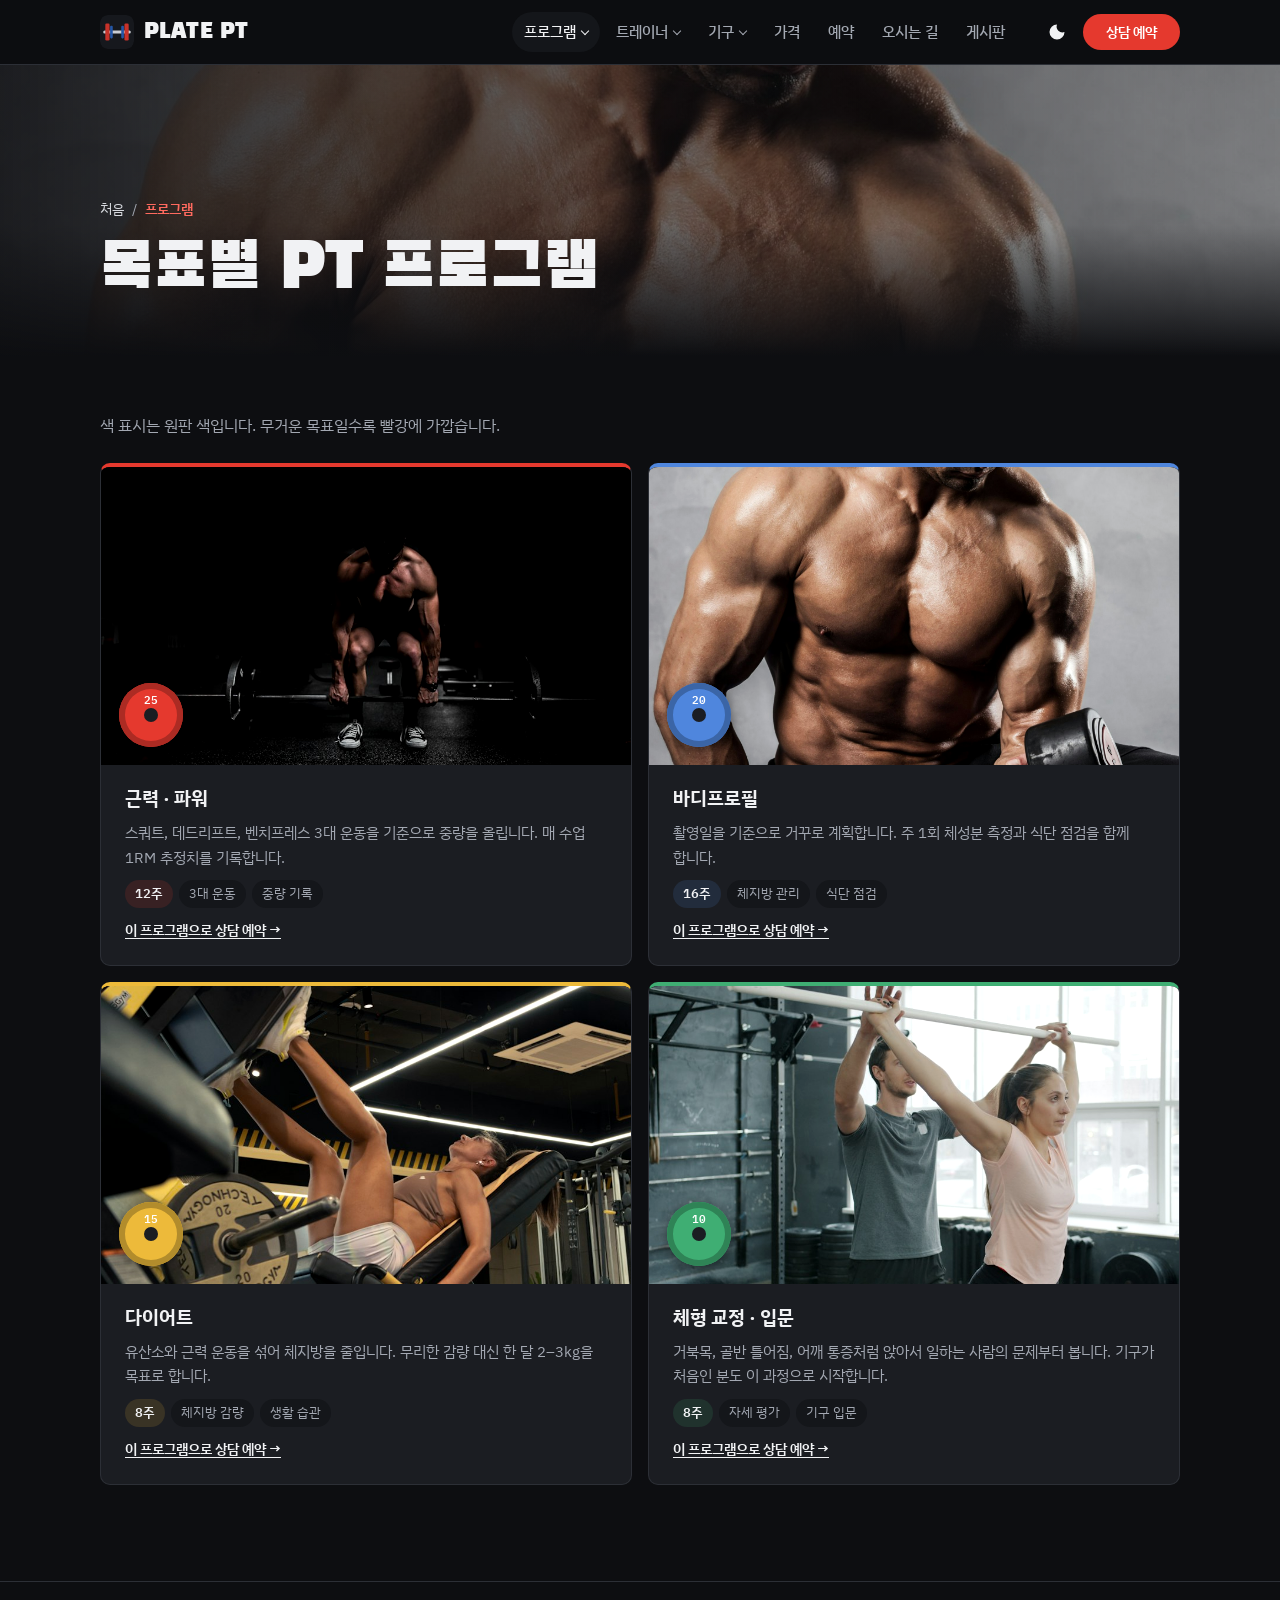
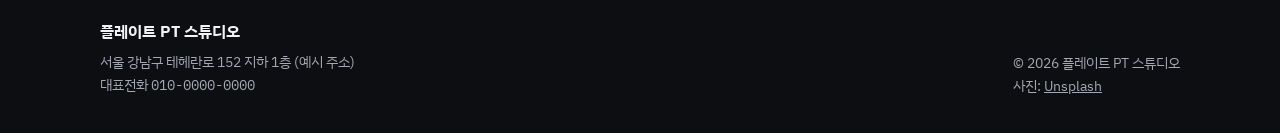
<file: programs.html>
<!doctype html>
<html lang="ko">
<head>
  <meta charset="utf-8">
  <meta name="viewport" content="width=device-width, initial-scale=1, viewport-fit=cover">
  <title>프로그램 | 플레이트 PT 스튜디오</title>
  <meta name="description" content="목표별 1:1 PT 프로그램: 근력, 바디프로필, 다이어트, 체형 교정.">

  <!-- 파비콘 -->
  <link rel="icon" type="image/svg+xml" href="favicon.svg">
  <link rel="apple-touch-icon" href="favicon.svg">

  <!-- 글꼴 -->
  <link rel="preconnect" href="https://fonts.googleapis.com">
  <link rel="preconnect" href="https://fonts.gstatic.com" crossorigin>
  <link rel="stylesheet" href="https://fonts.googleapis.com/css2?family=Black+Han+Sans&family=IBM+Plex+Mono:wght@500;600&family=IBM+Plex+Sans+KR:wght@400;500;600;700&display=swap">

  <!-- 사이트 스타일 -->
  <link rel="stylesheet" href="css/style.css">
</head>
<body>
  <a class="skip" href="#main">본문으로 건너뛰기</a>

  <!-- ===== 머리글 ===== -->
  <header class="topbar" id="top">
    <div class="wrap topbar__in">
      <a class="logo" href="index.html" aria-label="처음 화면으로">
        <img src="favicon.svg" alt="" width="34" height="34">
        <span class="logo__name" data-site="short">PLATE PT</span>
      </a>
      <nav class="nav" id="nav" aria-label="주 메뉴">
        <a href="programs.html">프로그램</a>
        <a href="trainers.html">트레이너</a>
        <a href="equipment.html">기구</a>
        <a href="pricing.html">가격</a>
        <a href="booking.html">예약</a>
        <a href="location.html">오시는 길</a>
        <a href="board.html">게시판</a>
      </nav>
      <div class="topbar__tools">
        <button class="icon-btn" id="themeBtn" type="button" aria-label="화면 밝기 바꾸기">
          <svg viewBox="0 0 24 24" width="20" height="20" aria-hidden="true"><path fill="currentColor" d="M12 3a9 9 0 1 0 9 9 7 7 0 0 1-9-9Z"/></svg>
        </button>
        <a class="btn btn--accent btn--sm hide-sm" href="booking.html" data-hover="24시간 상담" data-hover-photo="random">상담 예약</a>
        <button class="icon-btn menu-btn" id="menuBtn" type="button" aria-label="메뉴 열기" aria-expanded="false" aria-controls="nav">
          <svg viewBox="0 0 24 24" width="22" height="22" aria-hidden="true"><path fill="currentColor" d="M3 6h18v2H3zm0 5h18v2H3zm0 5h18v2H3z"/></svg>
        </button>
      </div>
    </div>
  </header>

  <main id="main">
    <section class="page-hero" data-photo="programs">
      <div class="page-hero__photo" aria-hidden="true"></div>
      <div class="wrap page-hero__in">
        <nav class="crumbs" aria-label="현재 위치"><a href="index.html">처음</a><span aria-hidden="true">/</span><span>프로그램</span></nav>
        <h1 class="page-hero__title">목표별 PT 프로그램</h1>
      </div>
    </section>

    <!-- ===== 프로그램 ===== -->
    <section class="section" id="programs">
      <div class="wrap">
        <header class="section__head">
          <p class="section__lead">색 표시는 원판 색입니다. 무거운 목표일수록 빨강에 가깝습니다.</p>
        </header>
        <div class="programs" id="programList"></div>
      </div>
    </section>

  </main>

  <!-- ===== 바닥글 ===== -->
  <footer class="footer">
    <div class="wrap footer__in">
      <div>
        <strong data-site="name">플레이트 PT 스튜디오</strong>
        <p class="small muted"><span data-site="address"></span><br>대표전화 <span class="mono" data-site="phone"></span></p>
      </div>
      <p class="small muted">© <span id="year"></span> <span data-site="name"></span><br>사진: <a href="https://unsplash.com" target="_blank" rel="noopener">Unsplash</a></p>
    </div>
  </footer>

  <div class="toast" id="toast" role="status" aria-live="polite" hidden></div>

  <!-- 스크립트: 설정 → 공통 → 이 페이지 기능 -->
  <script src="js/config.js"></script>
  <script src="js/main.js"></script>
  <script src="js/mouse.js"></script>
</body>
</html>
</file>
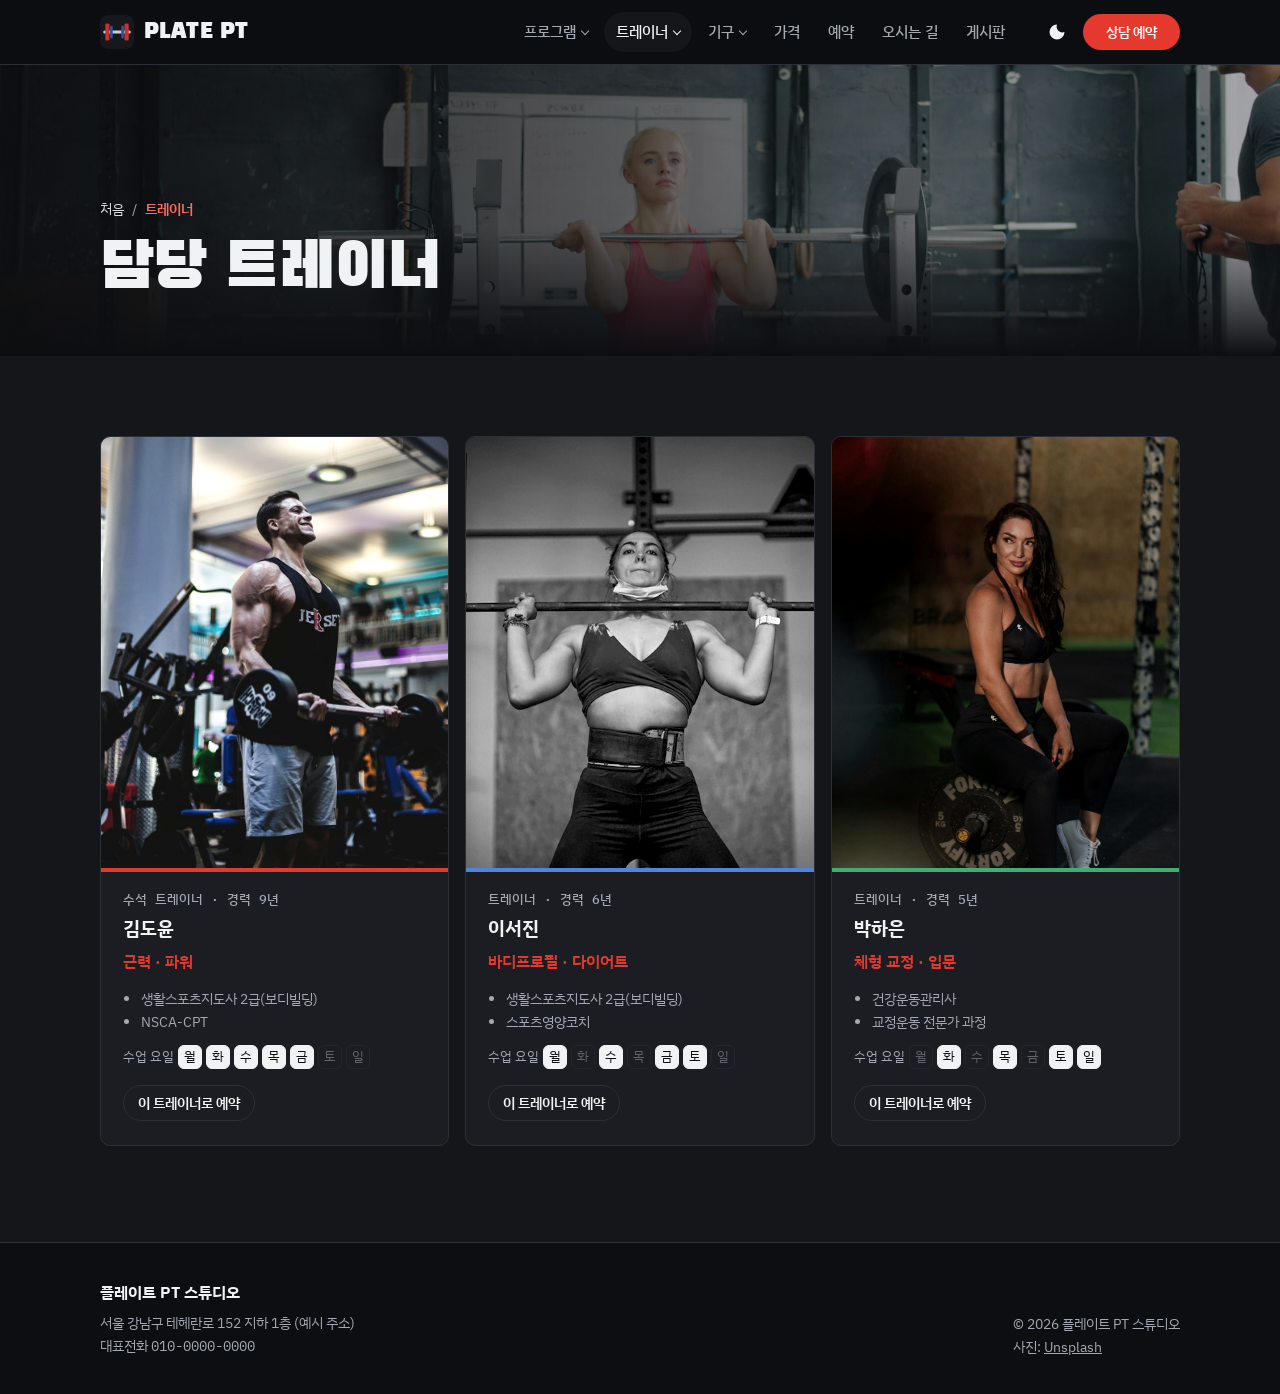
<file: trainers.html>
<!doctype html>
<html lang="ko">
<head>
  <meta charset="utf-8">
  <meta name="viewport" content="width=device-width, initial-scale=1, viewport-fit=cover">
  <title>트레이너 | 플레이트 PT 스튜디오</title>
  <meta name="description" content="담당 트레이너 소개와 수업 요일.">

  <!-- 파비콘 -->
  <link rel="icon" type="image/svg+xml" href="favicon.svg">
  <link rel="apple-touch-icon" href="favicon.svg">

  <!-- 글꼴 -->
  <link rel="preconnect" href="https://fonts.googleapis.com">
  <link rel="preconnect" href="https://fonts.gstatic.com" crossorigin>
  <link rel="stylesheet" href="https://fonts.googleapis.com/css2?family=Black+Han+Sans&family=IBM+Plex+Mono:wght@500;600&family=IBM+Plex+Sans+KR:wght@400;500;600;700&display=swap">

  <!-- 사이트 스타일 -->
  <link rel="stylesheet" href="css/style.css">
</head>
<body>
  <a class="skip" href="#main">본문으로 건너뛰기</a>

  <!-- ===== 머리글 ===== -->
  <header class="topbar" id="top">
    <div class="wrap topbar__in">
      <a class="logo" href="index.html" aria-label="처음 화면으로">
        <img src="favicon.svg" alt="" width="34" height="34">
        <span class="logo__name" data-site="short">PLATE PT</span>
      </a>
      <nav class="nav" id="nav" aria-label="주 메뉴">
        <a href="programs.html">프로그램</a>
        <a href="trainers.html">트레이너</a>
        <a href="equipment.html">기구</a>
        <a href="pricing.html">가격</a>
        <a href="booking.html">예약</a>
        <a href="location.html">오시는 길</a>
        <a href="board.html">게시판</a>
      </nav>
      <div class="topbar__tools">
        <button class="icon-btn" id="themeBtn" type="button" aria-label="화면 밝기 바꾸기">
          <svg viewBox="0 0 24 24" width="20" height="20" aria-hidden="true"><path fill="currentColor" d="M12 3a9 9 0 1 0 9 9 7 7 0 0 1-9-9Z"/></svg>
        </button>
        <a class="btn btn--accent btn--sm hide-sm" href="booking.html" data-hover="24시간 상담" data-hover-photo="random">상담 예약</a>
        <button class="icon-btn menu-btn" id="menuBtn" type="button" aria-label="메뉴 열기" aria-expanded="false" aria-controls="nav">
          <svg viewBox="0 0 24 24" width="22" height="22" aria-hidden="true"><path fill="currentColor" d="M3 6h18v2H3zm0 5h18v2H3zm0 5h18v2H3z"/></svg>
        </button>
      </div>
    </div>
  </header>

  <main id="main">
    <section class="page-hero" data-photo="trainers">
      <div class="page-hero__photo" aria-hidden="true"></div>
      <div class="wrap page-hero__in">
        <nav class="crumbs" aria-label="현재 위치"><a href="index.html">처음</a><span aria-hidden="true">/</span><span>트레이너</span></nav>
        <h1 class="page-hero__title">담당 트레이너</h1>
      </div>
    </section>

    <!-- ===== 트레이너 ===== -->
    <section class="section section--alt" id="trainers">
      <div class="wrap">
        <header class="section__head">
        </header>
        <div class="trainers" id="trainerList"></div>
      </div>
    </section>

  </main>

  <!-- ===== 바닥글 ===== -->
  <footer class="footer">
    <div class="wrap footer__in">
      <div>
        <strong data-site="name">플레이트 PT 스튜디오</strong>
        <p class="small muted"><span data-site="address"></span><br>대표전화 <span class="mono" data-site="phone"></span></p>
      </div>
      <p class="small muted">© <span id="year"></span> <span data-site="name"></span><br>사진: <a href="https://unsplash.com" target="_blank" rel="noopener">Unsplash</a></p>
    </div>
  </footer>

  <div class="toast" id="toast" role="status" aria-live="polite" hidden></div>

  <!-- 스크립트: 설정 → 공통 → 이 페이지 기능 -->
  <script src="js/config.js"></script>
  <script src="js/main.js"></script>
  <script src="js/mouse.js"></script>
</body>
</html>
</file>
<file: css/style.css>
/* 플레이트 PT 스튜디오
 * 콘셉트: 분필 가루 묻은 바닥 위 철 원판. 기본은 무채색, 색은 원판 색 규칙(빨강·파랑·노랑·초록)에서만 가져온다.
 */
/* 기본은 어두운 화면. 오른쪽 위 달 버튼으로 밝은 화면도 볼 수 있다. */
:root {
  --bg: #0d0e11;          /* 불 꺼진 체육관 */
  --bg-alt: #14161a;
  --surface: #1b1d22;
  --ink: #f1f2f4;
  --ink-2: #a3a8b2;
  --line: #2c2f36;
  --accent: #e5392e;      /* 25kg 빨강 원판 */
  --accent-ink: #ffffff;
  --plate-red: #e5392e;
  --plate-blue: #4f86dd;
  --plate-yellow: #edba3a;
  --plate-green: #3fae73;
  --steel: #6b717c;
  --focus: #6fa0ef;
  --shadow: 0 1px 2px rgb(0 0 0 / .4), 0 10px 30px rgb(0 0 0 / .35);
  --photo-fade: #0d0e11;

  --f-display: "Black Han Sans", "IBM Plex Sans KR", "Apple SD Gothic Neo", "Malgun Gothic", sans-serif;
  --f-body: "IBM Plex Sans KR", "Apple SD Gothic Neo", "Malgun Gothic", system-ui, sans-serif;
  --f-mono: "IBM Plex Mono", "IBM Plex Sans KR", ui-monospace, "Consolas", monospace;

  --r: 10px;
  --gutter: clamp(16px, 4vw, 40px);
  --max: 1160px;
  color-scheme: dark;
}
:root[data-theme="light"] {
  --bg: #f2f3f0; --bg-alt: #e8eae5; --surface: #ffffff; --ink: #16181d; --ink-2: #4a4f59; --line: #d3d6d0;
  --accent: #c8322a; --plate-red: #c8322a; --plate-blue: #2456a6; --plate-yellow: #c99212; --plate-green: #2e8b57;
  --steel: #9aa0aa; --focus: #2456a6; --shadow: 0 1px 2px rgb(22 24 29 / .06), 0 8px 24px rgb(22 24 29 / .06);
  --photo-fade: #f2f3f0;
  color-scheme: light;
}

/* ---------- 기본 ---------- */
*, *::before, *::after { box-sizing: border-box; }
html { scroll-behavior: smooth; scroll-padding-top: 76px; -webkit-text-size-adjust: 100%; }
body {
  margin: 0;
  background: var(--bg);
  color: var(--ink);
  font: 400 16px/1.65 var(--f-body);
  word-break: keep-all;
  overflow-wrap: anywhere;
}
img, svg { max-width: 100%; display: block; }
h1, h2, h3, h4 { margin: 0; line-height: 1.25; text-wrap: balance; }
h2 { font-family: var(--f-display); font-weight: 400; font-size: clamp(28px, 4vw, 40px); letter-spacing: -.01em; }
h3 { font-size: 19px; font-weight: 700; }
p { margin: 0; }
a { color: inherit; }
button, input, select, textarea { font: inherit; color: inherit; }
:focus-visible { outline: 3px solid var(--focus); outline-offset: 2px; border-radius: 4px; }
[hidden] { display: none !important; }

.wrap { max-width: var(--max); margin-inline: auto; padding-inline: var(--gutter); }
.wrap--narrow { max-width: 820px; }
.mono { font-family: var(--f-mono); font-variant-numeric: tabular-nums; }
.muted { color: var(--ink-2); }
.small { font-size: 14px; }
.strong { font-weight: 600; }
.sr-only { position: absolute; width: 1px; height: 1px; overflow: hidden; clip: rect(0 0 0 0); white-space: nowrap; }
.skip { position: absolute; left: 8px; top: -60px; background: var(--ink); color: var(--bg); padding: 8px 14px; border-radius: 6px; z-index: 100; }
.skip:focus { top: 8px; }
.eyebrow { font: 600 13px/1 var(--f-mono); letter-spacing: .04em; text-transform: uppercase; color: var(--accent); }

/* ---------- 버튼 ---------- */
.btn {
  display: inline-flex; align-items: center; justify-content: center; gap: 8px;
  min-height: 46px; padding: 0 20px; border-radius: 999px;
  border: 1.5px solid transparent; font-weight: 600; text-decoration: none; cursor: pointer;
  transition: transform .15s ease, background-color .15s ease, border-color .15s ease;
  white-space: nowrap;
}
.btn:active { transform: translateY(1px); }
.btn--accent { background: var(--accent); color: var(--accent-ink); }
.btn--accent:hover { background: color-mix(in srgb, var(--accent) 86%, var(--ink)); }
.btn--ghost { background: transparent; border-color: var(--line); color: var(--ink); }
.btn--ghost:hover { border-color: var(--ink); }
.btn--danger { background: var(--plate-red); color: #fff; }
.btn--sm { min-height: 36px; padding: 0 14px; font-size: 14px; }
.btn--block { width: 100%; }
.btn:disabled { opacity: .5; cursor: not-allowed; }
.icon-btn {
  display: inline-grid; place-items: center; width: 40px; height: 40px; border-radius: 50%;
  background: transparent; border: 1px solid transparent; cursor: pointer; color: var(--ink);
}
.icon-btn:hover { border-color: var(--line); }
.link-btn { background: none; border: 0; padding: 0; color: var(--ink); font-weight: 600; text-decoration: underline; text-underline-offset: 3px; cursor: pointer; font-size: 14px; }
.link-btn:hover { color: var(--accent); }
.link-btn.danger { color: var(--plate-red); }

/* ---------- 머리글 ---------- */
.topbar {
  position: sticky; top: env(safe-area-inset-top, 0px); z-index: 50;
  background: color-mix(in srgb, var(--bg) 88%, transparent);
  backdrop-filter: blur(10px); -webkit-backdrop-filter: blur(10px);
  border-bottom: 1px solid var(--line);
}
.topbar__in { display: flex; align-items: center; gap: 20px; min-height: 64px; }
.logo { display: flex; align-items: center; gap: 10px; text-decoration: none; }
.logo img { border-radius: 8px; }
.logo__name { font-family: var(--f-display); font-size: 21px; letter-spacing: .02em; }
.nav { display: flex; gap: 4px; margin-left: auto; }
.nav a { padding: 8px 12px; border-radius: 999px; text-decoration: none; font-size: 15px; font-weight: 500; color: var(--ink-2); }
.nav a:hover, .nav a.is-active { color: var(--ink); background: var(--bg-alt); }
.topbar__tools { display: flex; align-items: center; gap: 6px; }
.menu-btn { display: none; }

/* ---------- 첫 화면 ---------- */
.hero { position: relative; isolation: isolate; padding-block: clamp(96px, 16vw, 200px) clamp(56px, 8vw, 96px); overflow: hidden; background: #0d0e11; color: #f1f2f4; }
.hero__photo { position: absolute; inset: 0 0 0 28%; z-index: -1; background: #111 35% 35% / cover no-repeat; transform: scaleX(-1); animation: hero-in 1.6s ease-out both; }
.hero__photo::after { content: ""; position: absolute; inset: 0;
  background: linear-gradient(270deg, rgb(13 14 17 / .94) 0%, rgb(13 14 17 / .72) 40%, rgb(13 14 17 / .1) 75%), linear-gradient(0deg, var(--photo-fade) 0%, transparent 30%); }
@keyframes hero-in { from { transform: scaleX(-1) scale(1.06); } to { transform: scaleX(-1); } }
.hero__in { display: grid; grid-template-columns: minmax(0, 640px); }
.hero .hero__lead { color: #c9ccd3; }
.hero .hero__facts, .hero .hero__facts div + div { border-color: rgb(255 255 255 / .2); }
.hero .hero__facts dt { color: #a3a8b2; }
.hero .eyebrow { color: #ff6a5f; }
.hero .btn--ghost { color: #fff; border-color: rgb(255 255 255 / .4); }
.hero .btn--ghost:hover { border-color: #fff; background: rgb(255 255 255 / .08); }
.hero__copy { display: grid; gap: 22px; min-width: 0; }
.hero__title { font-family: var(--f-display); font-weight: 400; font-size: clamp(42px, 6.6vw, 80px); line-height: 1.08; letter-spacing: -.015em; }
.hero__lead { font-size: 18px; color: var(--ink-2); max-width: 34em; }
.hero__cta { display: flex; flex-wrap: wrap; gap: 10px; }
.hero__facts { display: flex; flex-wrap: wrap; gap: 0; margin: 6px 0 0; border-top: 1px solid var(--line); }
.hero__facts div { padding: 14px 22px 0 0; margin-right: 22px; }
.hero__facts div + div { padding-left: 22px; border-left: 1px solid var(--line); }
.hero__facts dt { font: 500 12px/1 var(--f-mono); letter-spacing: .06em; color: var(--ink-2); margin-bottom: 6px; }
.hero__facts dd { margin: 0; font-weight: 700; }

/* ---------- 구역 공통 ---------- */
.section { padding-block: clamp(56px, 8vw, 96px); }
.section--alt { background: var(--bg-alt); }
.section__head { display: grid; gap: 10px; margin-bottom: clamp(24px, 4vw, 40px); max-width: 680px; }
.section__head--row { display: flex; align-items: end; justify-content: space-between; gap: 16px; max-width: none; flex-wrap: wrap; }
.section__head--row > div { display: grid; gap: 10px; }
.section__lead { color: var(--ink-2); }
.note { margin-top: 16px; color: var(--ink-2); font-size: 15px; }

/* 원판 색 표시 */
.plate-red { --plate: var(--plate-red); }
.plate-blue { --plate: var(--plate-blue); }
.plate-yellow { --plate: var(--plate-yellow); }
.plate-green { --plate: var(--plate-green); }

/* ---------- 프로그램 ---------- */
.programs { display: grid; grid-template-columns: repeat(2, minmax(0, 1fr)); gap: 16px; }
.program { display: grid; grid-template-rows: auto 1fr; background: var(--surface); border: 1px solid var(--line); border-top: 4px solid var(--plate); border-radius: var(--r); overflow: hidden; }
.program__media { position: relative; aspect-ratio: 16 / 9; background: var(--bg-alt); overflow: hidden; }
.program__media img { width: 100%; height: 100%; object-fit: cover; transition: transform .5s ease; filter: saturate(.85) contrast(1.05); }
.program:hover .program__media img { transform: scale(1.04); }
.program__plate {
  width: 64px; height: 64px; border-radius: 50%; background: var(--plate);
  display: grid; place-items: center; position: relative;
  box-shadow: inset 0 0 0 6px color-mix(in srgb, var(--plate) 75%, #000);
}
.program__media .program__plate { position: absolute; left: 18px; bottom: 18px; z-index: 1; box-shadow: inset 0 0 0 6px color-mix(in srgb, var(--plate) 75%, #000), 0 4px 14px rgb(0 0 0 / .5); }
.program__plate::after { content: ""; position: absolute; width: 14px; height: 14px; border-radius: 50%; background: var(--surface); }
.program__plate span { position: absolute; top: 7px; font-size: 11px; color: #fff; font-weight: 600; }
.program__body { display: grid; gap: 10px; align-content: start; min-width: 0; padding: 22px 24px 24px; }
.program__body p { color: var(--ink-2); font-size: 15px; }
.tags { display: flex; flex-wrap: wrap; gap: 6px; padding: 0; margin: 0; list-style: none; }
.tags li { font-size: 13px; padding: 3px 10px; border-radius: 999px; background: var(--bg-alt); color: var(--ink-2); }
.tags li:first-child { background: color-mix(in srgb, var(--plate) 14%, transparent); color: var(--ink); font-weight: 600; }

/* ---------- 하위 페이지 머리 ---------- */
.page-hero { position: relative; isolation: isolate; overflow: hidden; padding-block: clamp(72px, 11vw, 132px) clamp(32px, 5vw, 52px); background: #0d0e11; color: #f1f2f4; }
.page-hero__photo { position: absolute; inset: 0; z-index: -1; background: #111 center 35% / cover no-repeat; animation: hero-fade 1.2s ease-out both; }
.page-hero__photo::after { content: ""; position: absolute; inset: 0;
  background: linear-gradient(90deg, rgb(13 14 17 / .9) 0%, rgb(13 14 17 / .55) 60%, rgb(13 14 17 / .35) 100%), linear-gradient(0deg, var(--photo-fade) 0%, transparent 45%); }
@keyframes hero-fade { from { transform: scale(1.05); } to { transform: none; } }
.page-hero__in { display: grid; gap: 14px; }
.page-hero__title { font-family: var(--f-display); font-weight: 400; font-size: clamp(36px, 6vw, 64px); line-height: 1.1; }
.crumbs { display: flex; gap: 8px; font-size: 14px; color: #a3a8b2; }
.crumbs a { color: #d6d9de; text-decoration: none; }
.crumbs a:hover { color: #fff; text-decoration: underline; }
.crumbs span:last-child { color: #ff6a5f; font-weight: 600; }
.page-hero + .section { padding-top: clamp(32px, 5vw, 56px); }
.page-hero + .section .section__head:not(.section__head--row) { margin-bottom: 24px; }
.section__head:empty { display: none; }

/* ---------- 처음 화면 바로가기 ---------- */
.quick { display: grid; grid-template-columns: repeat(3, minmax(0, 1fr)); gap: 12px; }
.quick__card { position: relative; display: grid; gap: 4px; padding: 22px 52px 22px 22px; border-radius: var(--r); background: var(--surface); border: 1px solid var(--line); text-decoration: none; transition: border-color .2s ease, transform .2s ease; }
.quick__card strong { font-size: 19px; }
.quick__card:hover { border-color: var(--accent); transform: translateY(-2px); }
.quick__go { position: absolute; right: 22px; top: 50%; translate: 0 -50%; font-size: 22px; color: var(--accent); transition: translate .2s ease; }
.quick__card:hover .quick__go { translate: 4px -50%; }

/* ---------- 센터 분위기 ---------- */
.gallery-sec { padding-block: clamp(48px, 7vw, 80px) 0; }
.gallery { display: grid; grid-template-columns: repeat(6, minmax(0, 1fr)); gap: 4px; }
.gallery__item { position: relative; margin: 0; aspect-ratio: 3 / 4; overflow: hidden; background: var(--bg-alt); }
.gallery__item img { width: 100%; height: 100%; object-fit: cover; filter: grayscale(.4) brightness(.85); transition: filter .35s ease, transform .5s ease; }
.gallery__item:hover img { filter: none; transform: scale(1.05); }
.gallery__item figcaption { position: absolute; left: 12px; bottom: 10px; right: 12px; font-size: 13px; font-weight: 600; color: #fff; text-shadow: 0 1px 6px rgb(0 0 0 / .8); }

.band { position: relative; isolation: isolate; padding-block: clamp(80px, 12vw, 150px); overflow: hidden; color: #fff; background: #111; }
.band__photo { position: absolute; inset: 0; z-index: -1; background: #111 center / cover no-repeat fixed; }
.band__photo::after { content: ""; position: absolute; inset: 0; background: linear-gradient(90deg, rgb(13 14 17 / .88), rgb(13 14 17 / .45)); }
.band__in { display: grid; gap: 26px; justify-items: start; }
.band__quote { font-family: var(--f-display); font-size: clamp(32px, 5vw, 58px); line-height: 1.15; text-wrap: balance; }

/* ---------- 트레이너 ---------- */
.trainers { display: grid; grid-template-columns: repeat(3, minmax(0, 1fr)); gap: 16px; }
.trainer { display: grid; grid-template-rows: auto 1fr; background: var(--surface); border-radius: var(--r); border: 1px solid var(--line); overflow: hidden; }
.trainer__photo { position: relative; aspect-ratio: 4 / 5; overflow: hidden; background: var(--bg-alt); border-bottom: 4px solid var(--plate); }
.trainer__photo img { width: 100%; height: 100%; object-fit: cover; object-position: center 25%; filter: grayscale(.25) contrast(1.05); transition: filter .3s ease; }
.trainer:hover .trainer__photo img { filter: none; }
.trainer > .trainer__avatar { margin: 24px 24px 0; }
.trainer__avatar {
  width: 72px; height: 72px; border-radius: 50%;
  display: grid; place-items: center; font: 400 26px/1 var(--f-display); color: #fff; background: var(--plate);
}
.trainer__body { display: grid; gap: 8px; align-content: start; padding: 20px 22px 24px; }
.trainer__role { font: 500 13px/1.3 var(--f-mono); color: var(--ink-2); }
.trainer__focus { font-weight: 600; color: var(--plate, var(--accent)); }
.trainer__certs { margin: 4px 0; padding-left: 18px; color: var(--ink-2); font-size: 14px; }
.trainer__days { display: flex; flex-wrap: wrap; align-items: center; gap: 4px; font-size: 13px; color: var(--ink-2); margin-bottom: 8px; }
.day { display: inline-grid; place-items: center; width: 24px; height: 24px; border-radius: 6px; border: 1px solid var(--line); color: var(--ink-2); opacity: .5; }
.day.is-on { opacity: 1; background: var(--ink); color: var(--bg); border-color: var(--ink); }
.trainer .btn { justify-self: start; }

/* ---------- 기구 ---------- */
.zone-tabs, .chips { display: flex; flex-wrap: wrap; gap: 8px; margin-bottom: 18px; }
.chip { padding: 8px 16px; border-radius: 999px; border: 1px solid var(--line); background: var(--surface); cursor: pointer; font-weight: 500; font-size: 15px; }
.chip:hover { border-color: var(--ink); }
.chip.is-on { background: var(--ink); color: var(--bg); border-color: var(--ink); }
.equip { border-top: 2px solid var(--ink); }
.equip__row { display: grid; grid-template-columns: minmax(0, 1.4fr) 120px minmax(0, 1.6fr); gap: 16px; padding: 14px 4px; border-bottom: 1px solid var(--line); align-items: baseline; }
.equip__name { font-weight: 600; }
.equip__qty { font-weight: 600; }
.equip__note { font-size: 14px; }

/* ---------- 가격 ---------- */
.table-scroll { overflow-x: auto; -webkit-overflow-scrolling: touch; }
.price-table { width: 100%; border-collapse: collapse; background: var(--surface); border-radius: var(--r); overflow: hidden; min-width: 560px; }
.price-table th, .price-table td { padding: 18px 20px; text-align: left; border-bottom: 1px solid var(--line); vertical-align: middle; }
.price-table thead th { font: 500 12px/1 var(--f-mono); letter-spacing: .06em; color: var(--ink-2); background: var(--surface); }
.price-table tbody th .badge { margin-left: 10px; vertical-align: middle; }
.price-table td { white-space: nowrap; }
.price-table .big { font-size: 22px; font-weight: 600; }
.price-table td:last-child { text-align: right; }
.price-table tr:last-child th, .price-table tr:last-child td { border-bottom: 0; }
.price-table tr.is-best { background: color-mix(in srgb, var(--accent) 7%, var(--surface)); }
.save { color: var(--plate-green); font-weight: 600; }
.badge { display: inline-block; font-size: 12px; font-weight: 600; padding: 3px 9px; border-radius: 999px; background: var(--bg-alt); color: var(--ink-2); white-space: nowrap; }
.badge--accent { background: var(--accent); color: var(--accent-ink); }

/* ---------- 예약 ---------- */
.booking { display: grid; grid-template-columns: minmax(0, 1.5fr) minmax(0, 1fr); gap: clamp(24px, 4vw, 48px); align-items: start; }
.form { display: grid; gap: 16px; }
.form__row { display: grid; grid-template-columns: repeat(2, minmax(0, 1fr)); gap: 16px; }
.field { display: grid; gap: 6px; margin: 0; padding: 0; border: 0; min-width: 0; }
.field > span, .field > legend { font-weight: 600; font-size: 14px; padding: 0; }
.field legend { margin-bottom: 6px; }
input[type="text"], input[type="tel"], input[type="date"], input[type="search"], input[type="password"], select, textarea {
  width: 100%; min-height: 46px; padding: 10px 14px; border-radius: 8px;
  background: var(--surface); border: 1.5px solid var(--line); color: var(--ink);
}
textarea { resize: vertical; min-height: 90px; }
input:focus, select:focus, textarea:focus { outline: none; border-color: var(--focus); box-shadow: 0 0 0 3px color-mix(in srgb, var(--focus) 25%, transparent); }
.check { display: flex; gap: 10px; align-items: flex-start; font-size: 14px; color: var(--ink-2); cursor: pointer; }
.check input { width: 18px; height: 18px; margin-top: 3px; accent-color: var(--accent); flex: none; }
.form__error { color: var(--plate-red); font-size: 14px; font-weight: 600; min-height: 1em; }
.form__error:empty { display: none; }

.slots { display: grid; grid-template-columns: repeat(auto-fill, minmax(76px, 1fr)); gap: 8px; }
.slot {
  min-height: 42px; border-radius: 8px; border: 1.5px solid var(--line); background: var(--surface);
  font: 600 15px/1 var(--f-mono); cursor: pointer;
}
.slot:hover:not(:disabled) { border-color: var(--ink); }
.slot.is-on { background: var(--ink); color: var(--bg); border-color: var(--ink); }
.slot:disabled { cursor: not-allowed; opacity: .4; text-decoration: line-through; }
.slot.is-busy:disabled { opacity: .55; background: var(--bg-alt); }

.booking__mine { position: sticky; top: 88px; padding: 24px; background: var(--surface); border: 1px solid var(--line); border-radius: var(--r); display: grid; gap: 6px; }
.my-bookings { list-style: none; padding: 0; margin: 10px 0 0; display: grid; gap: 10px; }
.my-bookings .empty { display: grid; gap: 4px; padding: 18px; border: 1.5px dashed var(--line); border-radius: 8px; }
.booking-item { display: grid; grid-template-columns: auto 1fr auto; gap: 14px; align-items: center; padding: 12px 14px; border-radius: 8px; background: var(--bg-alt); border-left: 5px solid var(--plate); }
.booking-item__when, .booking-item__what { display: grid; gap: 2px; min-width: 0; }
.booking-item__when .mono:last-child { font-size: 14px; color: var(--ink-2); }

/* ---------- 지도 ---------- */
.map-wrap { display: grid; grid-template-columns: minmax(0, 340px) minmax(0, 1fr); gap: 16px; align-items: stretch; }
.map-panel { display: grid; gap: 16px; align-content: start; padding: 22px; background: var(--surface); border: 1px solid var(--line); border-radius: var(--r); }
.map-panel__addr { display: grid; gap: 4px; justify-items: start; }
.map-panel__addr span { color: var(--ink-2); font-size: 15px; }
.seg { display: grid; grid-template-columns: 1fr 1fr; padding: 4px; border-radius: 999px; background: var(--bg-alt); }
.seg__btn { border: 0; background: transparent; min-height: 36px; border-radius: 999px; font-weight: 600; cursor: pointer; color: var(--ink-2); }
.seg__btn.is-on { background: var(--surface); color: var(--ink); box-shadow: var(--shadow); }
.route-info { padding: 14px; border-radius: 8px; background: var(--bg-alt); display: grid; gap: 8px; }
.route-info__nums { display: flex; gap: 24px; flex-wrap: wrap; }
.route-info__nums div { display: grid; }
.route-info__nums strong { font-size: 24px; }
.map-links { display: flex; flex-wrap: wrap; gap: 8px; }
.transit { list-style: none; padding: 0; margin: 0; display: grid; gap: 8px; font-size: 14px; border-top: 1px solid var(--line); padding-top: 14px; }
.transit li { display: grid; grid-template-columns: 56px 1fr; gap: 8px; }
.transit strong { color: var(--ink-2); font-weight: 600; }
.map { min-height: 520px; border-radius: var(--r); overflow: hidden; border: 1px solid var(--line); background: var(--bg-alt); position: relative; z-index: 0; }
.map__fallback { padding: 24px; color: var(--ink-2); }
.leaflet-container { font-family: var(--f-body); }
.leaflet-popup-content { font-size: 14px; line-height: 1.5; }
.pin { background: none; border: 0; }
.pin--gym span {
  display: grid; place-items: center; width: 40px; height: 40px; border-radius: 50% 50% 50% 4px; rotate: -45deg;
  background: var(--accent); box-shadow: 0 4px 10px rgb(0 0 0 / .3); border: 3px solid #fff;
  font: 400 13px/1 var(--f-display); color: #fff;
}
.pin--gym b { rotate: 45deg; font-weight: 400; }
.pin--me span { display: block; width: 22px; height: 22px; border-radius: 50%; background: var(--plate-blue); border: 4px solid #fff; box-shadow: 0 0 0 6px color-mix(in srgb, var(--plate-blue) 30%, transparent); }
.route { stroke: var(--accent); stroke-width: 6; stroke-linecap: round; stroke-linejoin: round; fill: none; }
.route--straight { stroke-dasharray: 2 10; stroke-width: 4; }
.acc-circle { stroke: var(--plate-blue); fill: var(--plate-blue); fill-opacity: .08; }

/* ---------- SNS ---------- */
.sns { display: grid; grid-template-columns: repeat(auto-fill, minmax(min(100%, 330px), 1fr)); gap: 12px; }
.sns__card { display: grid; grid-template-columns: auto 1fr; gap: 14px; align-items: center; padding: 18px; background: var(--surface); border: 1px solid var(--line); border-radius: var(--r); }
.sns__icon { width: 46px; height: 46px; border-radius: 12px; display: grid; place-items: center; color: #fff; background: var(--ink); }
.sns__icon svg { width: 24px; height: 24px; }
.sns--instagram .sns__icon { background: linear-gradient(135deg, #f58529, #dd2a7b 50%, #8134af); }
.sns--kakao .sns__icon { background: #fee500; color: #191919; }
.sns--phone .sns__icon { background: var(--plate-green); }
.sns--blog .sns__icon { background: #03c75a; }
.sns--youtube .sns__icon { background: #ff0000; }
.sns__text { display: grid; min-width: 0; }
.sns__actions { grid-column: 1 / -1; display: flex; flex-wrap: wrap; gap: 8px; }
.hours { margin-top: 32px; display: grid; gap: 12px; max-width: 520px; }
.hours__list { margin: 0; border-top: 2px solid var(--ink); }
.hours__list div { display: flex; justify-content: space-between; gap: 16px; padding: 12px 4px; border-bottom: 1px solid var(--line); }
.hours__list dt { font-weight: 600; }
.hours__list dd { margin: 0; }

/* ---------- 게시판 ---------- */
.board-tools { display: flex; justify-content: space-between; align-items: center; gap: 12px; flex-wrap: wrap; margin-bottom: 14px; }
.board-tools .chips { margin: 0; }
.search { flex: 0 1 300px; min-width: 0; }
.board-table { width: 100%; border-collapse: collapse; background: var(--surface); border-radius: var(--r); overflow: hidden; min-width: 640px; }
.board-table th, .board-table td { padding: 13px 12px; text-align: left; border-bottom: 1px solid var(--line); font-size: 15px; }
.board-table thead th { font: 500 12px/1 var(--f-mono); letter-spacing: .06em; color: var(--ink-2); border-bottom: 2px solid var(--ink); }
.board-table .c-no, .board-table .c-views { width: 64px; text-align: center; color: var(--ink-2); }
.board-table .c-cat { width: 76px; }
.board-table .c-author { width: 130px; color: var(--ink-2); }
.board-table .c-date { width: 96px; color: var(--ink-2); }
.board-table tr.is-notice { background: color-mix(in srgb, var(--accent) 5%, var(--surface)); }
.board-table tr.is-notice .c-no { color: var(--accent); font-weight: 600; }
.board-table tbody tr:hover { background: var(--bg-alt); }
.post-link { background: none; border: 0; padding: 0; text-align: left; cursor: pointer; font-weight: 500; }
.post-link:hover { text-decoration: underline; text-underline-offset: 3px; }
.c-count { color: var(--accent); font-size: 13px; margin-left: 6px; font-weight: 600; }
.empty-row td { text-align: center !important; padding: 40px 16px !important; color: var(--ink-2); }
.cat-0 { background: color-mix(in srgb, var(--plate-green) 16%, transparent); color: var(--ink); }
.cat-1 { background: color-mix(in srgb, var(--plate-blue) 16%, transparent); color: var(--ink); }
.cat-2 { background: color-mix(in srgb, var(--plate-yellow) 26%, transparent); color: var(--ink); }
.cat-3 { background: var(--accent); color: var(--accent-ink); }
.pager { display: flex; justify-content: center; gap: 6px; margin-top: 20px; flex-wrap: wrap; }
.pager__btn { min-width: 38px; height: 38px; border-radius: 8px; border: 1px solid var(--line); background: var(--surface); cursor: pointer; }
.pager__btn.is-on { background: var(--ink); color: var(--bg); border-color: var(--ink); }
.pager__btn:disabled { opacity: .4; cursor: default; }

/* 창 */
.modal {
  width: min(560px, calc(100vw - 32px)); max-height: calc(100dvh - 48px); padding: 24px;
  border: 1px solid var(--line); border-radius: 14px; background: var(--surface); color: var(--ink); box-shadow: 0 30px 80px rgb(0 0 0 / .35);
}
.modal--wide { width: min(720px, calc(100vw - 32px)); }
.modal::backdrop { background: rgb(10 12 16 / .55); backdrop-filter: blur(2px); }
.modal__head { display: flex; justify-content: space-between; align-items: flex-start; gap: 12px; margin-bottom: 16px; }
.modal__head > div { display: grid; gap: 6px; justify-items: start; min-width: 0; }
.modal__foot { display: flex; justify-content: flex-end; gap: 8px; }
.post__body { display: grid; gap: 4px; padding: 18px 0; border-block: 1px solid var(--line); white-space: pre-wrap; }
.post__del { display: flex; flex-wrap: wrap; align-items: center; gap: 10px; padding-block: 12px; }
.del-form { display: flex; flex-wrap: wrap; gap: 8px; align-items: center; }
.del-form input { width: 180px; min-height: 36px; }
.comments { display: grid; gap: 12px; padding-top: 8px; }
.comments__list { list-style: none; padding: 0; margin: 0; display: grid; gap: 10px; }
.comments__list li:not(.muted) { padding: 12px 14px; background: var(--bg-alt); border-radius: 8px; display: grid; gap: 4px; }
.comment__meta { display: flex; gap: 10px; align-items: baseline; }
.comment-form { display: grid; grid-template-columns: 120px 1fr auto; gap: 8px; }
.comment-form input { min-height: 40px; }

/* ---------- 자주 묻는 질문 ---------- */
.faq { border-top: 2px solid var(--ink); }
.faq__item { border-bottom: 1px solid var(--line); }
.faq__item summary { cursor: pointer; padding: 18px 40px 18px 4px; font-weight: 600; list-style: none; position: relative; }
.faq__item summary::-webkit-details-marker { display: none; }
.faq__item summary::after { content: "+"; position: absolute; right: 8px; top: 50%; translate: 0 -50%; font: 400 24px/1 var(--f-mono); color: var(--accent); }
.faq__item[open] summary::after { content: "−"; }
.faq__item p { padding: 0 4px 20px; color: var(--ink-2); }

/* ---------- 바닥글 ---------- */
.footer { padding-block: 36px; border-top: 1px solid var(--line); }
.footer__in { display: flex; justify-content: space-between; gap: 20px; flex-wrap: wrap; align-items: end; }
.footer__in > div { display: grid; gap: 6px; }

/* 알림 */
.toast {
  position: fixed; left: 50%; bottom: calc(24px + env(safe-area-inset-bottom, 0px)); translate: -50% 0; z-index: 200;
  max-width: calc(100vw - 32px); padding: 12px 20px; border-radius: 999px;
  background: var(--ink); color: var(--bg); font-weight: 500; box-shadow: var(--shadow);
  animation: toast-in .2s ease;
}
@keyframes toast-in { from { opacity: 0; translate: -50% 10px; } }

/* ---------- 화면 폭별 ---------- */
@media (max-width: 1040px) {
  .nav a { padding: 8px 9px; font-size: 14px; }
}
@media (max-width: 900px) {
  .gallery { grid-template-columns: repeat(3, minmax(0, 1fr)); }
  .quick { grid-template-columns: repeat(2, minmax(0, 1fr)); }
  .menu-btn { display: inline-grid; }
  .nav {
    position: absolute; left: 0; right: 0; top: 100%;
    flex-direction: column; gap: 0; padding: 8px var(--gutter) 16px;
    background: var(--bg); border-bottom: 1px solid var(--line); box-shadow: var(--shadow);
    display: none;
  }
  .nav.is-open { display: flex; }
  .nav a { padding: 12px 8px; font-size: 16px; border-radius: 8px; }
  .topbar__tools { margin-left: auto; }
  .hero__photo { inset: 0; background-position: 40% 30%; }
  .hero__photo::after { background: linear-gradient(0deg, var(--photo-fade) 0%, rgb(13 14 17 / .85) 45%, rgb(13 14 17 / .35) 100%); }
  .trainers { grid-template-columns: repeat(auto-fit, minmax(min(100%, 260px), 1fr)); }
  .booking { grid-template-columns: 1fr; }
  .booking__mine { position: static; }
  .map-wrap { grid-template-columns: 1fr; }
  .map { min-height: 400px; order: -1; }
}
@media (max-width: 680px) {
  .hide-sm { display: none; }
  .gallery { grid-template-columns: repeat(2, minmax(0, 1fr)); }
  .quick { grid-template-columns: 1fr; }
  .band__photo { background-attachment: scroll; }
  .programs { grid-template-columns: 1fr; }
  .program__body { padding: 20px; }
  .form__row { grid-template-columns: 1fr; }
  .equip__row { grid-template-columns: 1fr auto; gap: 2px 12px; }
  .equip__note { grid-column: 1 / -1; }
  .equip__note:empty { display: none; }
  .hero__facts { display: grid; grid-template-columns: repeat(3, minmax(0, 1fr)); }
  .hero__facts div { padding-right: 10px; margin-right: 0; }
  .hero__facts div + div { padding-left: 12px; }
  .hero__facts dd { font-size: 15px; }
  .comment-form { grid-template-columns: 1fr; }
  .search { flex-basis: 100%; }
  .map { min-height: 340px; }
}

@media (prefers-reduced-motion: reduce) {
  html { scroll-behavior: auto; }
  *, *::before, *::after { animation: none !important; transition: none !important; }
}

/* 폰: 가격표를 옆으로 밀지 않고 한 화면에 */
@media (max-width: 560px) {
  .price-table { min-width: 0; }
  .price-table thead { display: none; }
  .price-table, .price-table tbody { display: block; }
  .price-table tr { display: grid; grid-template-columns: 1fr auto; gap: 4px 12px; padding: 16px; border-bottom: 1px solid var(--line); }
  .price-table tr:last-child { border-bottom: 0; }
  .price-table th, .price-table td { padding: 0; border: 0 !important; }
  .price-table tbody th { grid-column: 1 / -1; }
  .price-table td:nth-child(2) { color: var(--ink-2); }
  .price-table td:nth-child(3) { text-align: right; }
  .price-table td:nth-child(4) { font-size: 18px; }
  .price-table td:last-child { text-align: right; }
}

/* 마우스를 올리면 글자가 바뀌는 버튼 (동작은 js/mouse.js) */
.swap { display: inline-grid; overflow: hidden; }
.swap > span { grid-area: 1 / 1; text-align: center; transition: transform .28s cubic-bezier(.2, .8, .2, 1), opacity .2s ease; }
.swap > span:last-child { transform: translateY(110%); opacity: 0; }
.is-swapped .swap > span:first-child { transform: translateY(-110%); opacity: 0; }
.is-swapped .swap > span:last-child { transform: none; opacity: 1; }

/* 버튼 안에 들어가는 운동 사진 (동작은 js/mouse.js) */
.btn--photo { position: relative; isolation: isolate; overflow: hidden; }
.btn__photo {
  position: absolute; inset: 0; z-index: -1;
  background: var(--accent) center 35% / cover no-repeat; filter: saturate(1.1) contrast(1.1);
  opacity: 0; transform: scale(1.15);
  transition: opacity .25s ease, transform .4s cubic-bezier(.2, .8, .2, 1);
}
.btn__photo::after { content: ""; position: absolute; inset: 0; background: rgb(0 0 0 / .28); }
.btn--photo:hover .btn__photo, .btn--photo:focus-visible .btn__photo { opacity: 1; transform: none; }
.btn--photo:hover, .btn--photo:focus-visible { text-shadow: 0 1px 4px rgb(0 0 0 / .7); box-shadow: 0 0 0 2px var(--accent); }

/* 위 메뉴에 마우스를 올리면 아래로 펼쳐지는 목록 (동작은 js/mouse.js) */
.nav__item { position: relative; display: flex; }
.nav__item > a::after { content: ""; display: inline-block; width: 6px; height: 6px; margin-left: 6px; border: solid currentColor; border-width: 0 1.5px 1.5px 0; rotate: 45deg; translate: 0 -3px; transition: rotate .2s ease, translate .2s ease; }
.nav__item.is-open > a::after { rotate: 225deg; translate: 0 1px; }
.nav__item.is-open > a { color: var(--ink); background: var(--bg-alt); }
.dropdown {
  position: absolute; top: calc(100% + 10px); left: 50%; z-index: 60; width: 320px;
  padding: 8px; border-radius: 14px; background: var(--surface); border: 1px solid var(--line);
  box-shadow: 0 24px 60px rgb(0 0 0 / .45);
  opacity: 0; visibility: hidden; transform: translate(-50%, -8px); clip-path: inset(0 0 100% 0 round 14px);
  transition: opacity .2s ease, transform .25s ease, clip-path .35s cubic-bezier(.2, .8, .2, 1), visibility 0s .35s;
}
.dropdown::before { content: ""; position: absolute; left: 0; right: 0; top: -12px; height: 12px; } /* 메뉴와 목록 사이 틈에서 안 닫히게 */
.nav__item.is-open .dropdown { opacity: 1; visibility: visible; transform: translate(-50%, 0); clip-path: inset(0 0 0 0 round 14px); transition-delay: 0s; }
.dropdown ul { list-style: none; margin: 0; padding: 0; display: grid; gap: 2px; }
.dropdown li { opacity: 0; transform: translateY(-6px); transition: opacity .2s ease, transform .25s ease; }
.nav__item.is-open .dropdown li { opacity: 1; transform: none; transition-delay: calc(var(--i) * 45ms + 60ms); }
.dropdown__link { display: grid; grid-template-columns: 40px 1fr; gap: 12px; align-items: center; padding: 8px 10px; border-radius: 10px; text-decoration: none; }
.dropdown__link:hover, .dropdown__link:focus-visible { background: var(--bg-alt); }
.dropdown__thumb {
  width: 40px; height: 40px; border-radius: 50%; display: grid; place-items: center;
  background: var(--plate, var(--bg-alt)) center 25% / cover no-repeat; color: #fff; font: 600 12px/1 var(--f-mono);
  box-shadow: inset 0 0 0 4px color-mix(in srgb, var(--plate, var(--bg-alt)) 70%, #000);
}
.dropdown__thumb:not([class*="plate-"]) { --plate: var(--ink-2); border-radius: 10px; box-shadow: none; }
.dropdown__thumb:not([class*="plate-"])::before { content: ""; width: 18px; height: 6px; border-radius: 3px; background: var(--surface); box-shadow: -9px 0 0 -1px var(--surface), 9px 0 0 -1px var(--surface); }
.dropdown__text { display: grid; min-width: 0; }
.dropdown__text strong { font-size: 15px; color: var(--ink); }
.dropdown__text small { font-size: 13px; color: var(--ink-2); white-space: nowrap; overflow: hidden; text-overflow: ellipsis; }
.dropdown__all { display: block; margin-top: 6px; padding: 10px; border-top: 1px solid var(--line); text-align: center; font-size: 14px; font-weight: 600; color: var(--accent) !important; text-decoration: none; }
.dropdown__all:hover { background: var(--bg-alt); border-radius: 0 0 10px 10px; }

/* 폰 메뉴에서는 펼치지 않고 그냥 페이지로 이동 */
@media (max-width: 900px) {
  .nav__item { display: block; }
  .nav__item > a { display: block; }
  .nav__item > a::after, .dropdown { display: none; }
}
</file>
